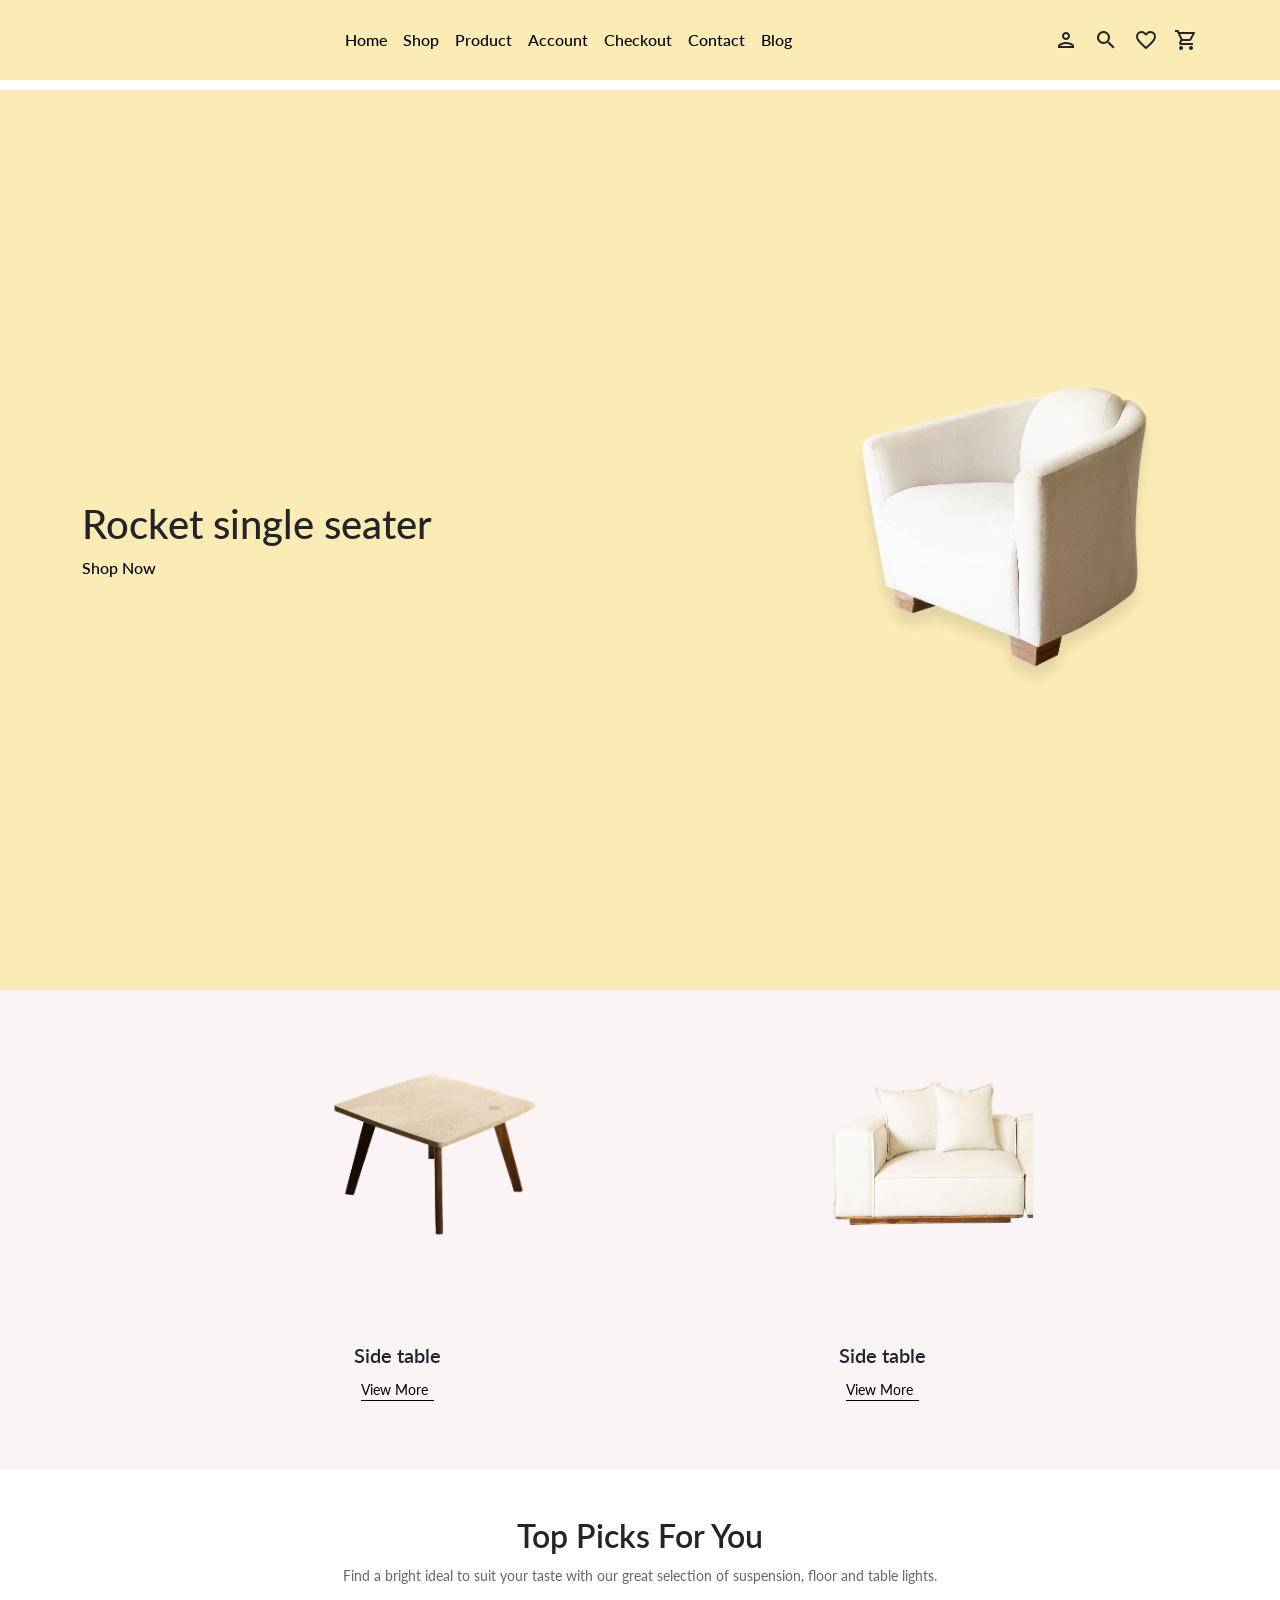
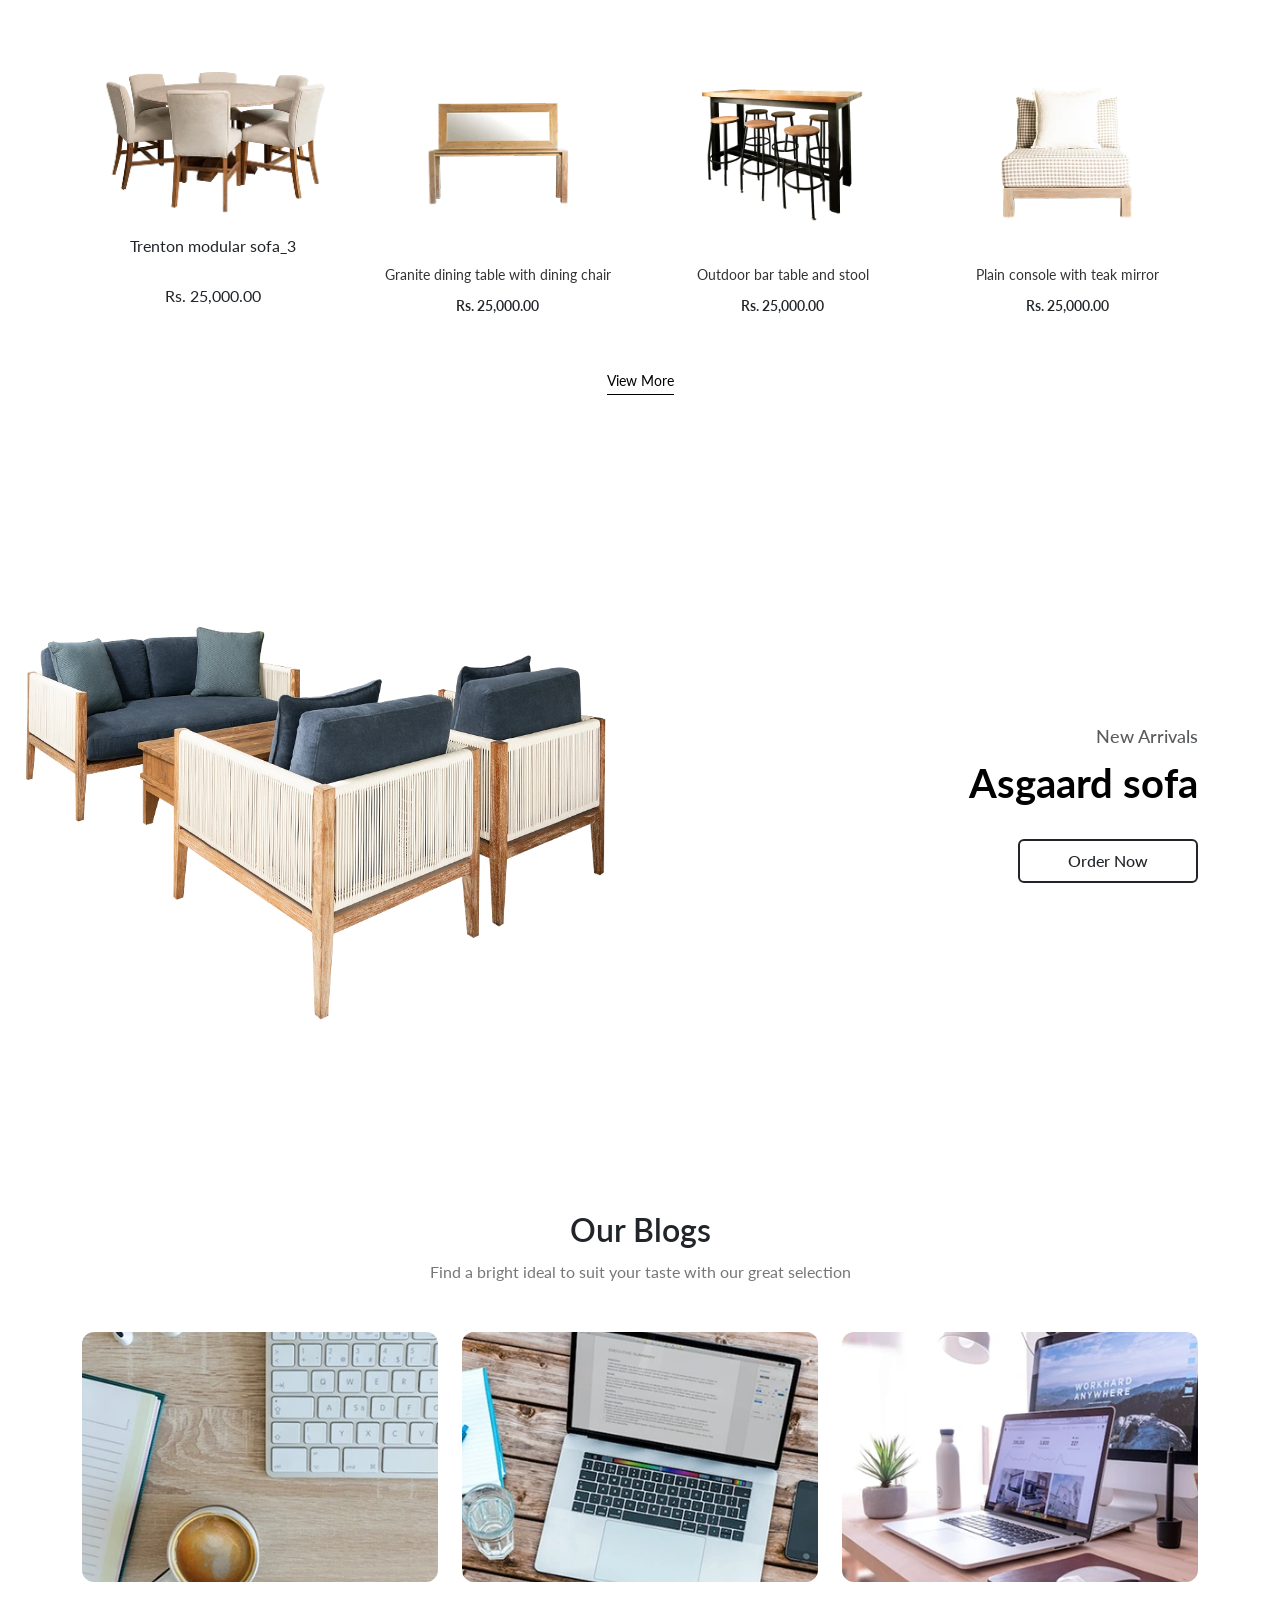
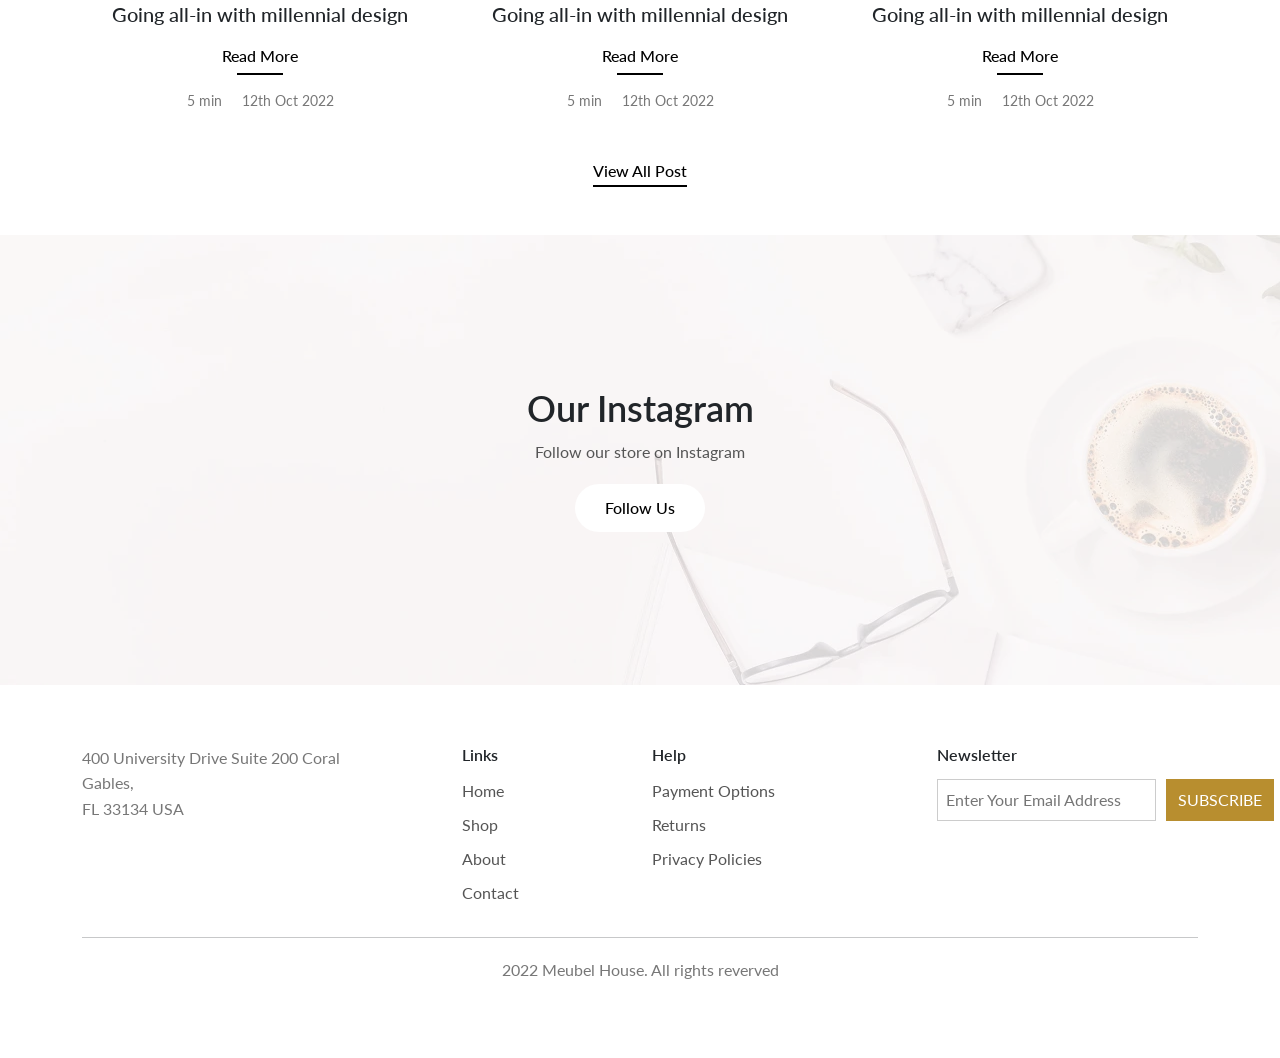
<file: index.html>
<!DOCTYPE html>
<html lang="en">

<head>
  <meta charset="UTF-8">
  <meta name="viewport" content="width=device-width, initial-scale=1.0">
  <title>Document</title>

  <link href="https://cdn.jsdelivr.net/npm/bootstrap@5.3.8/dist/css/bootstrap.min.css" rel="stylesheet"
    integrity="sha384-sRIl4kxILFvY47J16cr9ZwB07vP4J8+LH7qKQnuqkuIAvNWLzeN8tE5YBujZqJLB" crossorigin="anonymous">

  <link rel="preconnect" href="https://fonts.googleapis.com">
  <link rel="preconnect" href="https://fonts.gstatic.com" crossorigin>
  <link
    href="https://fonts.googleapis.com/css2?family=Lato:ital,wght@0,100;0,300;0,400;0,700;0,900;1,100;1,300;1,400;1,700;1,900&display=swap"
    rel="stylesheet">
  <link href="https://fonts.googleapis.com/icon?family=Material+Icons+Outlined" rel="stylesheet">
  <link rel="stylesheet" href="./assets/css/main.css">

</head>

<body>
  <header>
    <nav class="navbar navbar-expand-lg fixed-top custom-navbar">
      <div class="container">


        <button class="navbar-toggler" type="button" data-bs-toggle="collapse" data-bs-target="#navbarNav">
          <span class="navbar-toggler-icon"></span>
        </button>

        <div class="collapse navbar-collapse" id="navbarNav">

<ul class="navbar-nav mx-auto">
  <li class="nav-item">
    <a class="nav-link" href="index.html">Home</a>
  </li>

  <li class="nav-item">
    <a class="nav-link" href="shop.html">Shop</a>
  </li>

  <li class="nav-item">
    <a class="nav-link" href="single.html">Product</a>
  </li>

  <li class="nav-item">
    <a class="nav-link" href="account.html">Account</a>
  </li>

  <li class="nav-item">
    <a class="nav-link" href="checkout.html">Checkout</a>
  </li>

  <li class="nav-item">
    <a class="nav-link" href="contact.html">Contact</a>
  </li>

  <li class="nav-item">
    <a class="nav-link" href="blog.html">Blog</a>
  </li>
</ul>

          <div class="navbar-icons d-flex gap-3">
            <span class="material-icons-outlined">person</span>
            <span class="material-icons-outlined">search</span>
            <span class="material-icons-outlined">favorite_border</span>
            <span class="material-icons-outlined">shopping_cart</span>
          </div>

        </div>
      </div>
    </nav>
  </header>

 <main>
    <section class="hero">
      <div class="container d-flex align-items-center justify-content-between">

        <div class="hero-content">
          <h1>Rocket single seater</h1>
          <a href="#">Shop Now</a>
        </div>

        <div class="hero-image">
          <img src="./assets/img/home/Rocket single seater 1.webp" alt="chair">
        </div>

      </div>
    </section>

        <section class="product-section py-5">
      <div class="container">
        <div class="row justify-content-center g-5">

          <div class="col-md-6 col-lg-5">
            <div class="product-card text-center">
              <img src="./assets/img/home/Granite square.webp" alt="Side table" class="img-fluid product-img" />
              <h3 class="product-title">Side table</h3>
              <a href="#" class="product-link">
                View More <i class="bi bi-arrow-right"></i>
              </a>
            </div>
          </div>

          <div class="col-md-6 col-lg-5">
            <div class="product-card text-center">
              <img src="./assets/img/home/Cloud sofa.webp" alt="Sofa" class="img-fluid product-img" />
              <h3 class="product-title">Side table</h3>
              <a href="#" class="product-link">
                View More <i class="bi bi-arrow-right"></i>
              </a>
            </div>
          </div>

        </div>
      </div>
    </section>
<section class="zeno-picks-wrapper py-5">
      <div class="container text-center">

        <h1 class="zeno-picks-title">Top Picks For You</h1>
        <p class="zeno-picks-subtitle">
          Find a bright ideal to suit your taste with our great selection of suspension, floor and table lights.
        </p>

        <div class="row zeno-products-row mt-5">

          <div class="col-lg-3 col-md-6 col-sm-12 mb-4">
            <div class="zeno-product-card">
              <img src="./assets/img/chair/Granite dining.webp" class="zeno-product-img">
              <p>Trenton modular sofa_3</p>
              <span>Rs. 25,000.00</span>
            </div>
          </div>

          <div class="col-lg-3 col-md-6 col-sm-12 mb-4">
            <div class="zeno-product-card">
              <img src="./assets/img/chair/Mask.webp" class="zeno-product-img">
              <p class="zeno-product-name">Granite dining table with dining chair</p>
              <span class="zeno-product-price">Rs. 25,000.00</span>
            </div>
          </div>

          <div class="col-lg-3 col-md-6 col-sm-12 mb-4">
            <div class="zeno-product-card">
              <img src="./assets/img/chair/modular.webp" class="zeno-product-img">
              <p class="zeno-product-name">Outdoor bar table and stool</p>
              <span class="zeno-product-price">Rs. 25,000.00</span>
            </div>
          </div>

          <div class="col-lg-3 col-md-6 col-sm-12 mb-4">
            <div class="zeno-product-card">
              <img src="./assets/img/chair/Trenton .webp" class="zeno-product-img">
              <p class="zeno-product-name">Plain console with teak mirror</p>
              <span class="zeno-product-price">Rs. 25,000.00</span>
            </div>
          </div>

        </div>

        <a href="#" class="zeno-view-more">View More</a>

      </div>
    </section>

   <section class="order d-flex align-items-center">
      <div class="container">
        <div class="row justify-content-end">
          <div class="col-lg-5 col-md-6 col-sm-8">
            <div class="order-content text-start text-md-end">
              <p class="text-muted mb-2">New Arrivals</p>
              <h2 class="display-4 fw-bold mb-3">Asgaard sofa</h2>
              <button class="btn btn-outline-dark mt-3 px-5 py-2">Order Now</button>
            </div>
          </div>
        </div>
      </div>
    </section>
    <section class="blogs-section py-5">

      <div class="container">


        <div class="text-center mb-5">
          <h2 class="blogs-title">Our Blogs</h2>
          <p class="blogs-subtitle">
            Find a bright ideal to suit your taste with our great selection
          </p>
        </div>

        <div class="row g-4">

          <div class="col-lg-4 col-md-6 col-12">
            <div class="blog-card">

              <img src="./assets/img/chair/lumina.webp" class="img-fluid">

              <h5 class="blog-text">
                Going all-in with millennial design
              </h5>

              <a href="#" class="read-more">Read More</a>

              <div class="blog-info">
                <span><i class="bi bi-clock"></i> 5 min</span>
                <span><i class="bi bi-calendar"></i> 12th Oct 2022</span>
              </div>

            </div>
          </div>


          <div class="col-lg-4 col-md-6 col-12">
            <div class="blog-card">

              <img src="./assets/img/chair/visionary.webp" class="img-fluid">

              <h5 class="blog-text">
                Going all-in with millennial design
              </h5>

              <a href="#" class="read-more">Read More</a>

              <div class="blog-info">
                <span><i class="bi bi-clock"></i> 5 min</span>
                <span><i class="bi bi-calendar"></i> 12th Oct 2022</span>
              </div>

            </div>
          </div>


          <div class="col-lg-4 col-md-6 col-12">
            <div class="blog-card">

              <img src="./assets/img/chair/artist.webp" class="img-fluid">

              <h5 class="blog-text">
                Going all-in with millennial design
              </h5>

              <a href="#" class="read-more">Read More</a>

              <div class="blog-info">
                <span><i class="bi bi-clock"></i> 5 min</span>
                <span><i class="bi bi-calendar"></i> 12th Oct 2022</span>
              </div>

            </div>
          </div>

        </div>


        <div class="text-center mt-5">
          <a href="#" class="view-post">View All Post</a>
        </div>

      </div>

    </section>
    <section class="instagram-section d-flex align-items-center justify-content-center text-center">

      <div class="container">

        <h2 class="instagram-title">Our Instagram</h2>

        <p class="instagram-subtitle">
          Follow our store on Instagram
        </p>

        <a href="#" class="instagram-btn">
          Follow Us
        </a>

      </div>

    </section>

 </main>
 
<footer class="footer-section">

<div class="container">

<div class="row gy-4">

  <div class="col-lg-4 col-md-12">
    <p class="footer-address">
      400 University Drive Suite 200 Coral <br>
      Gables, <br>
      FL 33134 USA
    </p>
  </div>


  <div class="col-lg-2 col-md-4 col-6">

    <h6 class="footer-title">Links</h6>

    <ul class="footer-links">
      <li>Home</li>
      <li>Shop</li>
      <li>About</li>
      <li>Contact</li>
    </ul>

  </div>


  <div class="col-lg-3 col-md-4 col-6">

    <h6 class="footer-title">Help</h6>

    <ul class="footer-links">
      <li>Payment Options</li>
      <li>Returns</li>
      <li>Privacy Policies</li>
    </ul>

  </div>


  <div class="col-lg-3 col-md-4 col-12">

    <h6 class="footer-title">Newsletter</h6>

    <div class="newsletter-box">

      <input type="email" placeholder="Enter Your Email Address">

      <button>SUBSCRIBE</button>

    </div>

  </div>
</div>

<hr>

<p class="footer-copy">
  2022 Meubel House. All rights reverved
</p>

</div>

</footer>





  <script src="https://cdn.jsdelivr.net/npm/bootstrap@5.3.8/dist/js/bootstrap.bundle.min.js"
    integrity="sha384-FKyoEForCGlyvwx9Hj09JcYn3nv7wiPVlz7YYwJrWVcXK/BmnVDxM+D2scQbITxI"
    crossorigin="anonymous"></script>
</body>

</html>
</file>
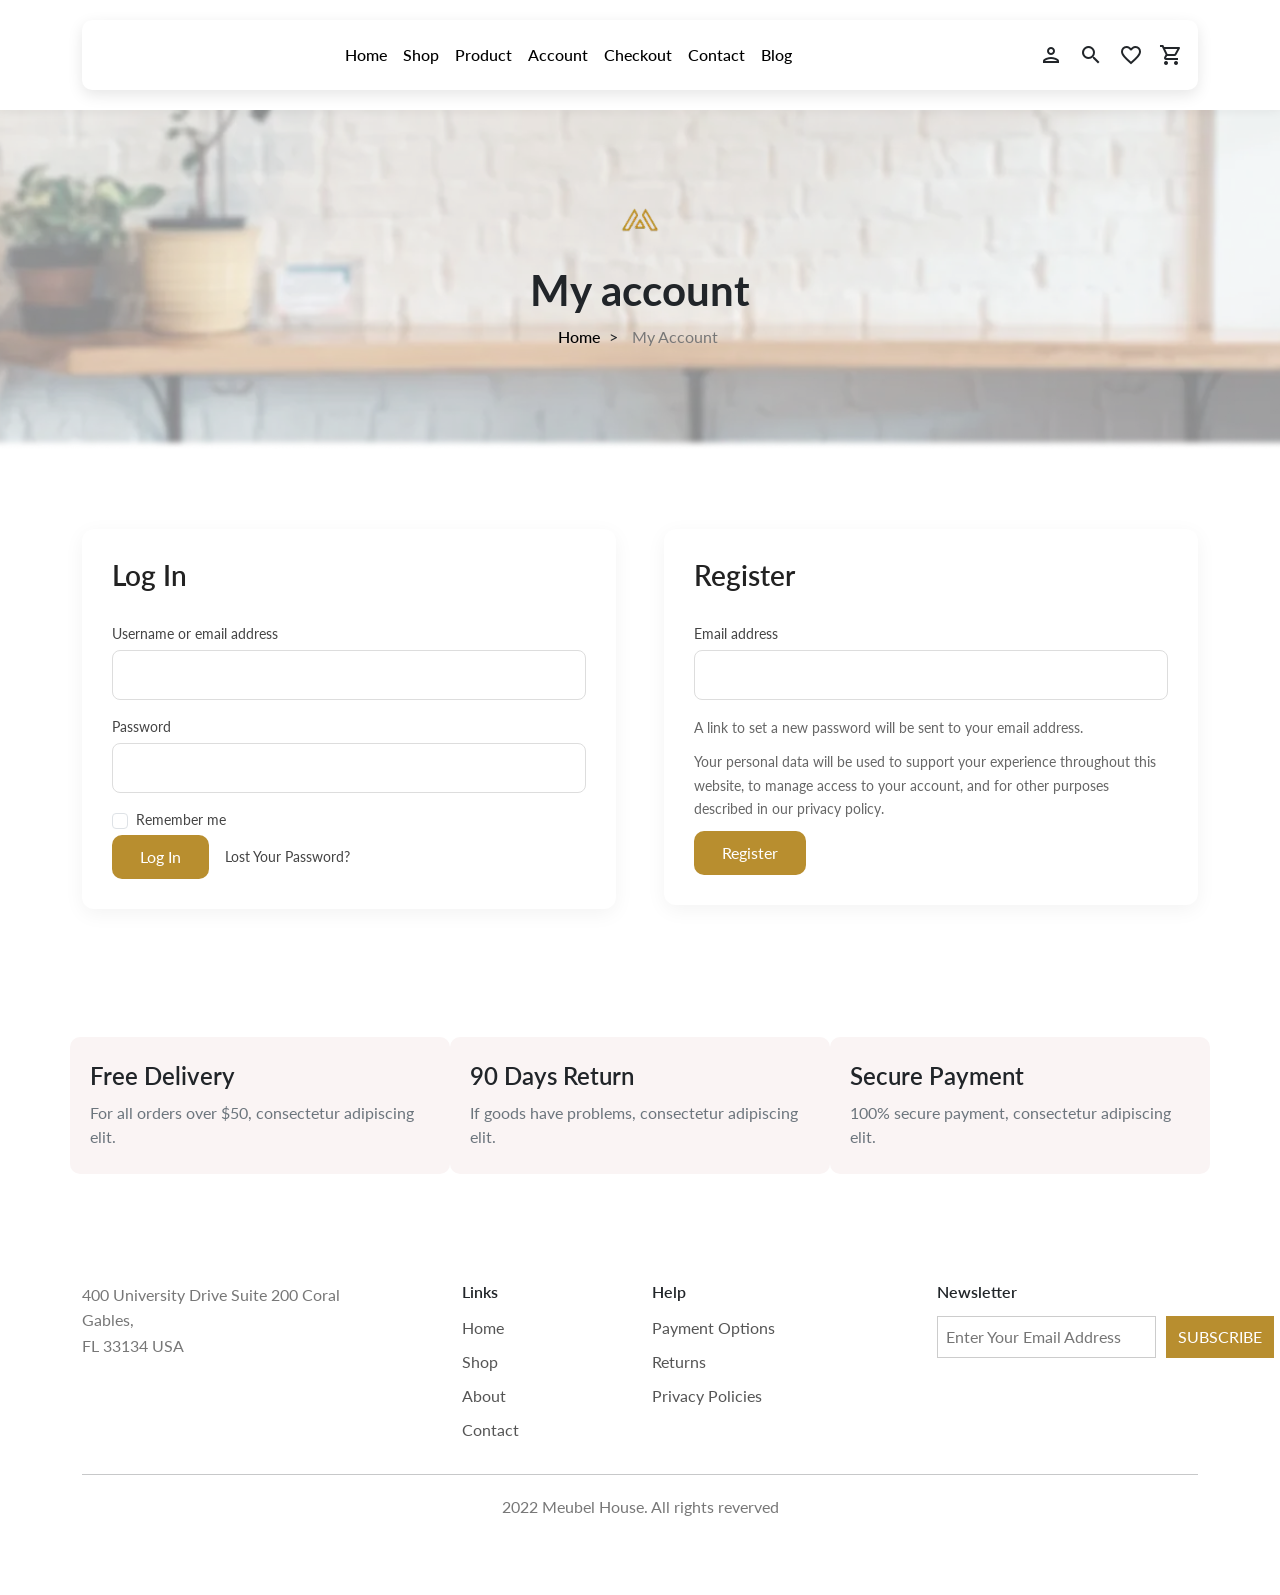
<file: account.html>
<!DOCTYPE html>
<html lang="en">

<head>
  <meta charset="UTF-8">
  <meta name="viewport" content="width=device-width, initial-scale=1.0">
  <title>Document</title>
  <link href="https://cdn.jsdelivr.net/npm/bootstrap@5.3.8/dist/css/bootstrap.min.css" rel="stylesheet"
    integrity="sha384-sRIl4kxILFvY47J16cr9ZwB07vP4J8+LH7qKQnuqkuIAvNWLzeN8tE5YBujZqJLB" crossorigin="anonymous">
  <link rel="preconnect" href="https://fonts.googleapis.com">
  <link rel="preconnect" href="https://fonts.gstatic.com" crossorigin>
  <link
    href="https://fonts.googleapis.com/css2?family=Lato:ital,wght@0,100;0,300;0,400;0,700;0,900;1,100;1,300;1,400;1,700;1,900&display=swap"
    rel="stylesheet">
  <link href="https://fonts.googleapis.com/icon?family=Material+Icons+Outlined" rel="stylesheet">
  <link rel="stylesheet" href="./assets/css/account.css">
</head>

<body>
  <header>
    <nav class="navbar navbar-expand-lg fixed-top custom-navbar">
      <div class="container">


        <button class="navbar-toggler" type="button" data-bs-toggle="collapse" data-bs-target="#navbarNav">
          <span class="navbar-toggler-icon"></span>
        </button>

        <div class="collapse navbar-collapse" id="navbarNav">

<ul class="navbar-nav mx-auto">
  <li class="nav-item">
    <a class="nav-link" href="index.html">Home</a>
  </li>

  <li class="nav-item">
    <a class="nav-link" href="shop.html">Shop</a>
  </li>

  <li class="nav-item">
    <a class="nav-link" href="single.html"> Product</a>
  </li>

  <li class="nav-item">
    <a class="nav-link" href="account.html">Account</a>
  </li>

  <li class="nav-item">
    <a class="nav-link" href="check.html">Checkout</a>
  </li>

  <li class="nav-item">
    <a class="nav-link" href="contact.html">Contact</a>
  </li>

  <li class="nav-item">
    <a class="nav-link" href="blog.html">Blog</a>
  </li>
</ul>
          <div class="navbar-icons d-flex gap-3">
            <span class="material-icons-outlined">person</span>
            <span class="material-icons-outlined">search</span>
            <span class="material-icons-outlined">favorite_border</span>
            <span class="material-icons-outlined">shopping_cart</span>
          </div>

        </div>
      </div>
    </nav>
  </header>

  <main>
    <section class="account-hero text-center">

      <div class="container">

        <img src="./assets/img/shop/logo.webp" class="shop-logo" alt="logo">

        <h1 class="account-title">My account</h1>

        <div class="breadcrumb-custom">
          <a href="index.html">Home</a>
          <span> ></span>
          <span class="active">My Account</span>
        </div>

      </div>

    </section>

    <section class="account-section">
      <div class="container">

        <div class="row g-5">

          <div class="col-lg-6 col-md-12">
            <div class="account-box">

              <h2>Log In</h2>

              <form>

                <div class="mb-3">
                  <label>Username or email address</label>
                  <input type="text" class="form-control">
                </div>

                <div class="mb-3">
                  <label>Password</label>
                  <input type="password" class="form-control">
                </div>

                <div class="form-check">
                  <input class="form-check-input" type="checkbox">
                  <label class="form-check-label">Remember me</label>
                </div>

                <div class="d-flex align-items-center gap-3">
                  <button class="btn btn-outline-dark">Log In</button>
                  <a href="#">Lost Your Password?</a>
                </div>

              </form>

            </div>
          </div>


          <div class="col-lg-6 col-md-12">
            <div class="account-box">

              <h2>Register</h2>

              <form>

                <div class="mb-3">
                  <label>Email address</label>
                  <input type="email" class="form-control">
                </div>

                <p class="register-text">
                  A link to set a new password will be sent to your email address.
                </p>

                <p class="register-text">
                  Your personal data will be used to support your experience throughout this website,
                  to manage access to your account, and for other purposes described in our privacy policy.
                </p>

                <button class="btn btn-outline-dark">Register</button>

              </form>

            </div>
          </div>

        </div>

      </div>
    </section>

    <section class="Payment">
      <div class="container py-5">
        <div class="row">
          <div class="col-md-4 feature-item">
            <h3>Free Delivery</h3>
            <p>For all orders over $50, consectetur adipiscing elit.</p>
          </div>
          <div class="col-md-4 feature-item">
            <h3>90 Days Return</h3>
            <p>If goods have problems, consectetur adipiscing elit.</p>
          </div>
          <div class="col-md-4 feature-item">
            <h3>Secure Payment</h3>
            <p>100% secure payment, consectetur adipiscing elit.</p>
          </div>
        </div>
      </div>

    </section>

  </main>


  <footer class="footer-section">

    <div class="container">

      <div class="row gy-4">

        <div class="col-lg-4 col-md-12">
          <p class="footer-address">
            400 University Drive Suite 200 Coral <br>
            Gables, <br>
            FL 33134 USA
          </p>
        </div>


        <div class="col-lg-2 col-md-4 col-6">

          <h6 class="footer-title">Links</h6>

          <ul class="footer-links">
            <li>Home</li>
            <li>Shop</li>
            <li>About</li>
            <li>Contact</li>
          </ul>

        </div>


        <div class="col-lg-3 col-md-4 col-6">

          <h6 class="footer-title">Help</h6>

          <ul class="footer-links">
            <li>Payment Options</li>
            <li>Returns</li>
            <li>Privacy Policies</li>
          </ul>

        </div>


        <div class="col-lg-3 col-md-4 col-12">

          <h6 class="footer-title">Newsletter</h6>

          <div class="newsletter-box">

            <input type="email" placeholder="Enter Your Email Address">

            <button>SUBSCRIBE</button>

          </div>

        </div>
      </div>

      <hr>

      <p class="footer-copy">
        2022 Meubel House. All rights reverved
      </p>

    </div>

  </footer>


  <script src="https://cdn.jsdelivr.net/npm/bootstrap@5.3.8/dist/js/bootstrap.bundle.min.js"
    integrity="sha384-FKyoEForCGlyvwx9Hj09JcYn3nv7wiPVlz7YYwJrWVcXK/BmnVDxM+D2scQbITxI"
    crossorigin="anonymous"></script>

</body>

</html>
</file>
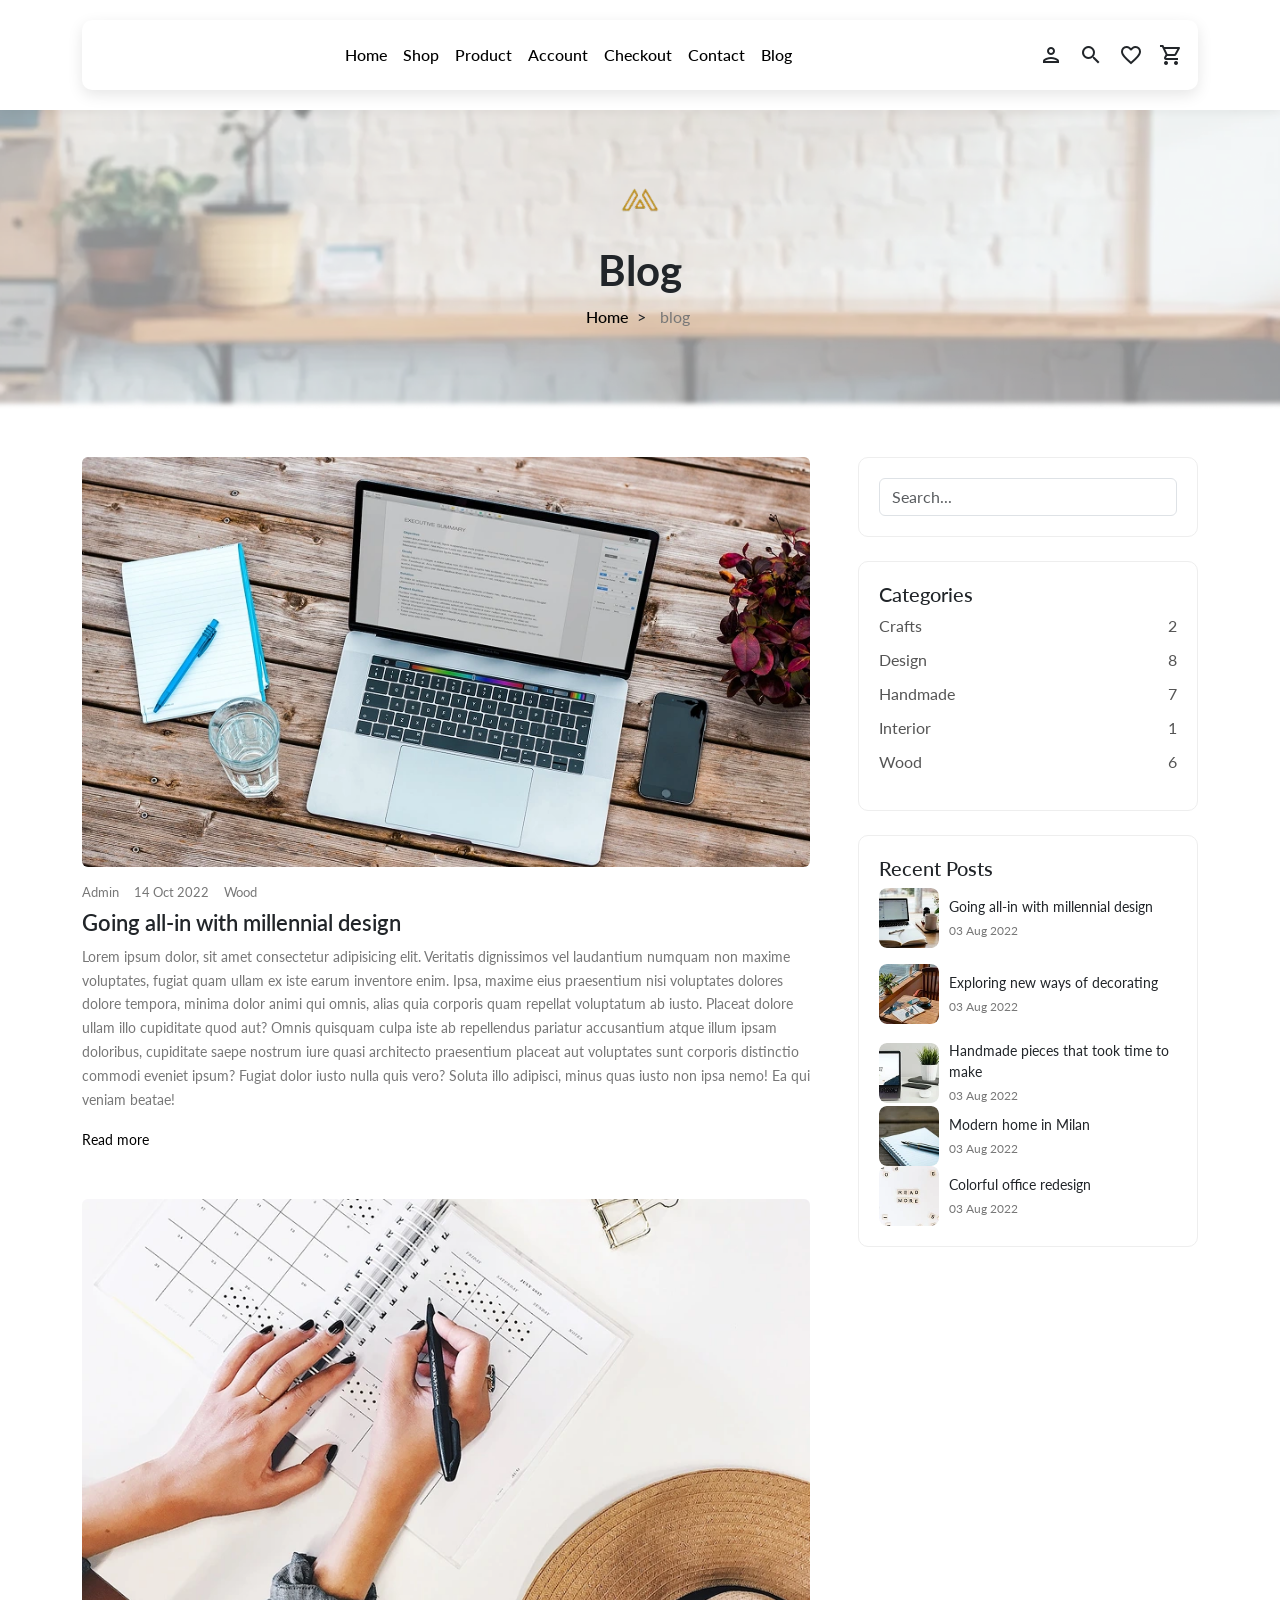
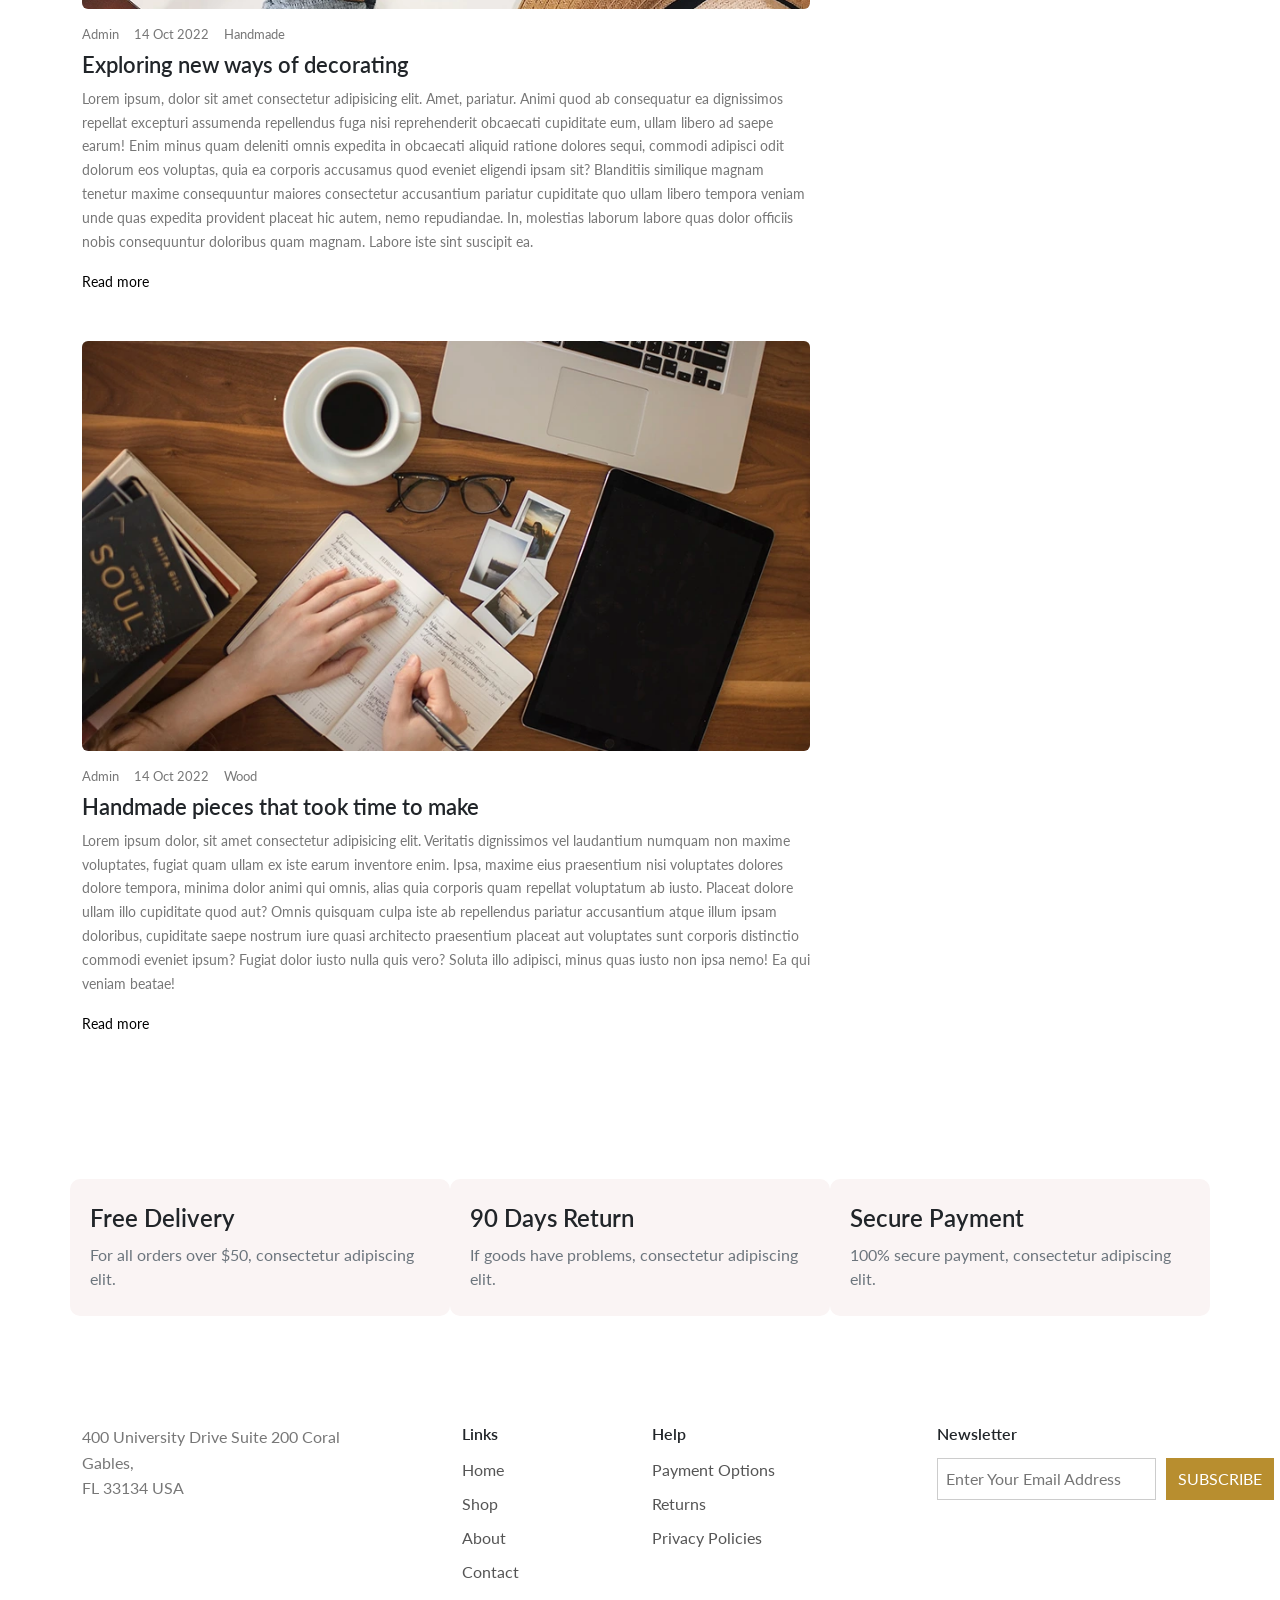
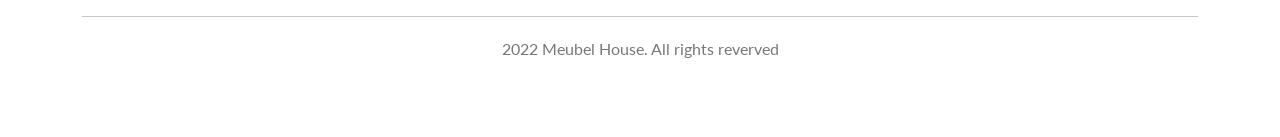
<file: blog.html>
<!DOCTYPE html>
<html lang="en">
<head>
    <meta charset="UTF-8">
    <meta name="viewport" content="width=device-width, initial-scale=1.0">
    <title>Document</title>
      <link href="https://cdn.jsdelivr.net/npm/bootstrap@5.3.8/dist/css/bootstrap.min.css" rel="stylesheet"
    integrity="sha384-sRIl4kxILFvY47J16cr9ZwB07vP4J8+LH7qKQnuqkuIAvNWLzeN8tE5YBujZqJLB" crossorigin="anonymous">

  <link rel="preconnect" href="https://fonts.googleapis.com">
  <link rel="preconnect" href="https://fonts.gstatic.com" crossorigin>
  <link
    href="https://fonts.googleapis.com/css2?family=Lato:ital,wght@0,100;0,300;0,400;0,700;0,900;1,100;1,300;1,400;1,700;1,900&display=swap"
    rel="stylesheet">
  <link href="https://fonts.googleapis.com/icon?family=Material+Icons+Outlined" rel="stylesheet">
  <link rel="stylesheet" href="./assets/css/blog.css">


</head>
<body>
      <header>
    <nav class="navbar navbar-expand-lg fixed-top custom-navbar">
      <div class="container">


        <button class="navbar-toggler" type="button" data-bs-toggle="collapse" data-bs-target="#navbarNav">
          <span class="navbar-toggler-icon"></span>
        </button>

        <div class="collapse navbar-collapse" id="navbarNav">

<ul class="navbar-nav mx-auto">
  <li class="nav-item">
    <a class="nav-link" href="index.html">Home</a>
  </li>

  <li class="nav-item">
    <a class="nav-link" href="shop.html">Shop</a>
  </li>

  <li class="nav-item">
    <a class="nav-link" href="single.html"> Product</a>
  </li>

  <li class="nav-item">
    <a class="nav-link" href="account.html">Account</a>
  </li>

  <li class="nav-item">
    <a class="nav-link" href="check.html">Checkout</a>
  </li>

  <li class="nav-item">
    <a class="nav-link" href="contact.html">Contact</a>
  </li>

  <li class="nav-item">
    <a class="nav-link" href="blog.html">Blog</a>
  </li>
</ul>

          <div class="navbar-icons d-flex gap-3">
            <span class="material-icons-outlined">person</span>
            <span class="material-icons-outlined">search</span>
            <span class="material-icons-outlined">favorite_border</span>
            <span class="material-icons-outlined">shopping_cart</span>
          </div>

        </div>
      </div>
    </nav>
  </header>

  <main>
    
        <section class="blog-hero text-center">

      <div class="container">

        <img src="./assets/img/shop/logo.webp" class="shop-logo" alt="logo">

        <h1 class="blog-title">Blog</h1>

        <div class="breadcrumb-custom">
          <a href="index.html">Home</a>
          <span> ></span>
          <span class="active">blog</span>
        </div>

      </div>

    </section>


    <section class="categories-section py-5">
  <div class="container">
    <div class="row g-5">

      <div class="col-lg-8">

        <div class="blog-card mb-5">
          <img src="./assets/img/blog/alert.webp" class="img-fluid rounded">

          <div class="blog-meta mt-3">
            <span>Admin</span>
            <span>14 Oct 2022</span>
            <span>Wood</span>
          </div>

          <h3 class="blog-title mt-2">Going all-in with millennial design</h3>

          <p class="blog-desc">
            Lorem ipsum dolor, sit amet consectetur adipisicing elit. Veritatis dignissimos vel laudantium numquam non maxime voluptates, fugiat quam ullam ex iste earum inventore enim. Ipsa, maxime eius praesentium nisi voluptates dolores dolore tempora, minima dolor animi qui omnis, alias quia corporis quam repellat voluptatum ab iusto. Placeat dolore ullam illo cupiditate quod aut? Omnis quisquam culpa iste ab repellendus pariatur accusantium atque illum ipsam doloribus, cupiditate saepe nostrum iure quasi architecto praesentium placeat aut voluptates sunt corporis distinctio commodi eveniet ipsum? Fugiat dolor iusto nulla quis vero? Soluta illo adipisci, minus quas iusto non ipsa nemo! Ea qui veniam beatae!
          </p>

          <a href="#" class="read-more">Read more</a>
        </div>

        <div class="blog-card mb-5">
          <img src="./assets/img/blog/grow.webp" class="img-fluid rounded">

          <div class="blog-meta mt-3">
            <span>Admin</span>
            <span>14 Oct 2022</span>
            <span>Handmade</span>
          </div>

          <h3 class="blog-title mt-2">Exploring new ways of decorating</h3>

          <p class="blog-desc">
            Lorem ipsum, dolor sit amet consectetur adipisicing elit. Amet, pariatur. Animi quod ab consequatur ea dignissimos repellat excepturi assumenda repellendus fuga nisi reprehenderit obcaecati cupiditate eum, ullam libero ad saepe earum! Enim minus quam deleniti omnis expedita in obcaecati aliquid ratione dolores sequi, commodi adipisci odit dolorum eos voluptas, quia ea corporis accusamus quod eveniet eligendi ipsam sit? Blanditiis similique magnam tenetur maxime consequuntur maiores consectetur accusantium pariatur cupiditate quo ullam libero tempora veniam unde quas expedita provident placeat hic autem, nemo repudiandae. In, molestias laborum labore quas dolor officiis nobis consequuntur doloribus quam magnam. Labore iste sint suscipit ea.
          </p>

          <a href="#" class="read-more">Read more</a>
        </div>


        <div class="blog-card mb-5">
          <img src="./assets/img/blog/group.webp" class="img-fluid rounded">

          <div class="blog-meta mt-3">
            <span>Admin</span>
            <span>14 Oct 2022</span>
            <span>Wood</span>
          </div>

          <h3 class="blog-title mt-2">Handmade pieces that took time to make</h3>

          <p class="blog-desc">
            Lorem ipsum dolor, sit amet consectetur adipisicing elit. Veritatis dignissimos vel laudantium numquam non maxime voluptates, fugiat quam ullam ex iste earum inventore enim. Ipsa, maxime eius praesentium nisi voluptates dolores dolore tempora, minima dolor animi qui omnis, alias quia corporis quam repellat voluptatum ab iusto. Placeat dolore ullam illo cupiditate quod aut? Omnis quisquam culpa iste ab repellendus pariatur accusantium atque illum ipsam doloribus, cupiditate saepe nostrum iure quasi architecto praesentium placeat aut voluptates sunt corporis distinctio commodi eveniet ipsum? Fugiat dolor iusto nulla quis vero? Soluta illo adipisci, minus quas iusto non ipsa nemo! Ea qui veniam beatae!
          </p>

          <a href="#" class="read-more">Read more</a>
        </div>



      </div>

      <div class="col-lg-4">

        <div class="sidebar-box mb-4">
          <input type="text" class="form-control" placeholder="Search...">
        </div>

        <div class="sidebar-box mb-4">
          <h5>Categories</h5>
          <ul class="category-list">
            <li>Crafts <span>2</span></li>
            <li>Design <span>8</span></li>
            <li>Handmade <span>7</span></li>
            <li>Interior <span>1</span></li>
            <li>Wood <span>6</span></li>
          </ul>
        </div>

        <div class="sidebar-box">
          <h5>Recent Posts</h5>

          <div class="recent-post d-flex align-items-center mb-3">
            <img src="./assets/img/blog/cup.webp">
            <div>
              <p>Going all-in with millennial design</p>
              <span>03 Aug 2022</span>
            </div>
          </div>

          <div class="recent-post d-flex align-items-center mb-3">
            <img src="./assets/img/blog/lab.webp">
            <div>
              <p>Exploring new ways of decorating</p>
              <span>03 Aug 2022</span>
            </div>
          </div>

          <div class="recent-post d-flex align-items-center">
            <img src="./assets/img/blog/more.webp">
            <div>
              <p>Handmade pieces that took time to make</p>
              <span>03 Aug 2022</span>
            </div>
          </div>

                    <div class="recent-post d-flex align-items-center">
            <img src="./assets/img/blog/ram.webp">
            <div>
              <p>Modern home in Milan</p>
              <span>03 Aug 2022</span>
            </div>
          </div>

          <div class="recent-post d-flex align-items-center">
            <img src="./assets/img/blog/read.webp">
            <div>
              <p>Colorful office redesign</p>
              <span>03 Aug 2022</span>
            </div>
          </div>



        </div>

      </div>

    </div>
  </div>
</section>


        <section class="Payment">
          <div class="container py-5">
        <div class="row">
            <div class="col-md-4 feature-item">
                <h3>Free Delivery</h3>
                <p>For all orders over $50, consectetur adipiscing elit.</p>
            </div>
            <div class="col-md-4 feature-item">
                <h3>90 Days Return</h3>
                <p>If goods have problems, consectetur adipiscing elit.</p>
            </div>
            <div class="col-md-4 feature-item">
                <h3>Secure Payment</h3>
                <p>100% secure payment, consectetur adipiscing elit.</p>
            </div>
        </div>
    </div>

    </section>


  </main>

  <footer class="footer-section">

<div class="container">

<div class="row gy-4">

  <div class="col-lg-4 col-md-12">
    <p class="footer-address">
      400 University Drive Suite 200 Coral <br>
      Gables, <br>
      FL 33134 USA
    </p>
  </div>


  <div class="col-lg-2 col-md-4 col-6">

    <h6 class="footer-title">Links</h6>

    <ul class="footer-links">
      <li>Home</li>
      <li>Shop</li>
      <li>About</li>
      <li>Contact</li>
    </ul>

  </div>


  <div class="col-lg-3 col-md-4 col-6">

    <h6 class="footer-title">Help</h6>

    <ul class="footer-links">
      <li>Payment Options</li>
      <li>Returns</li>
      <li>Privacy Policies</li>
    </ul>

  </div>


  <div class="col-lg-3 col-md-4 col-12">

    <h6 class="footer-title">Newsletter</h6>

    <div class="newsletter-box">

      <input type="email" placeholder="Enter Your Email Address">

      <button>SUBSCRIBE</button>

    </div>

  </div>
</div>

<hr>

<p class="footer-copy">
  2022 Meubel House. All rights reverved
</p>

</div>

</footer>
  <script src="https://cdn.jsdelivr.net/npm/bootstrap@5.3.8/dist/js/bootstrap.bundle.min.js"
    integrity="sha384-FKyoEForCGlyvwx9Hj09JcYn3nv7wiPVlz7YYwJrWVcXK/BmnVDxM+D2scQbITxI"
    crossorigin="anonymous"></script>

</body>
</html>
</file>
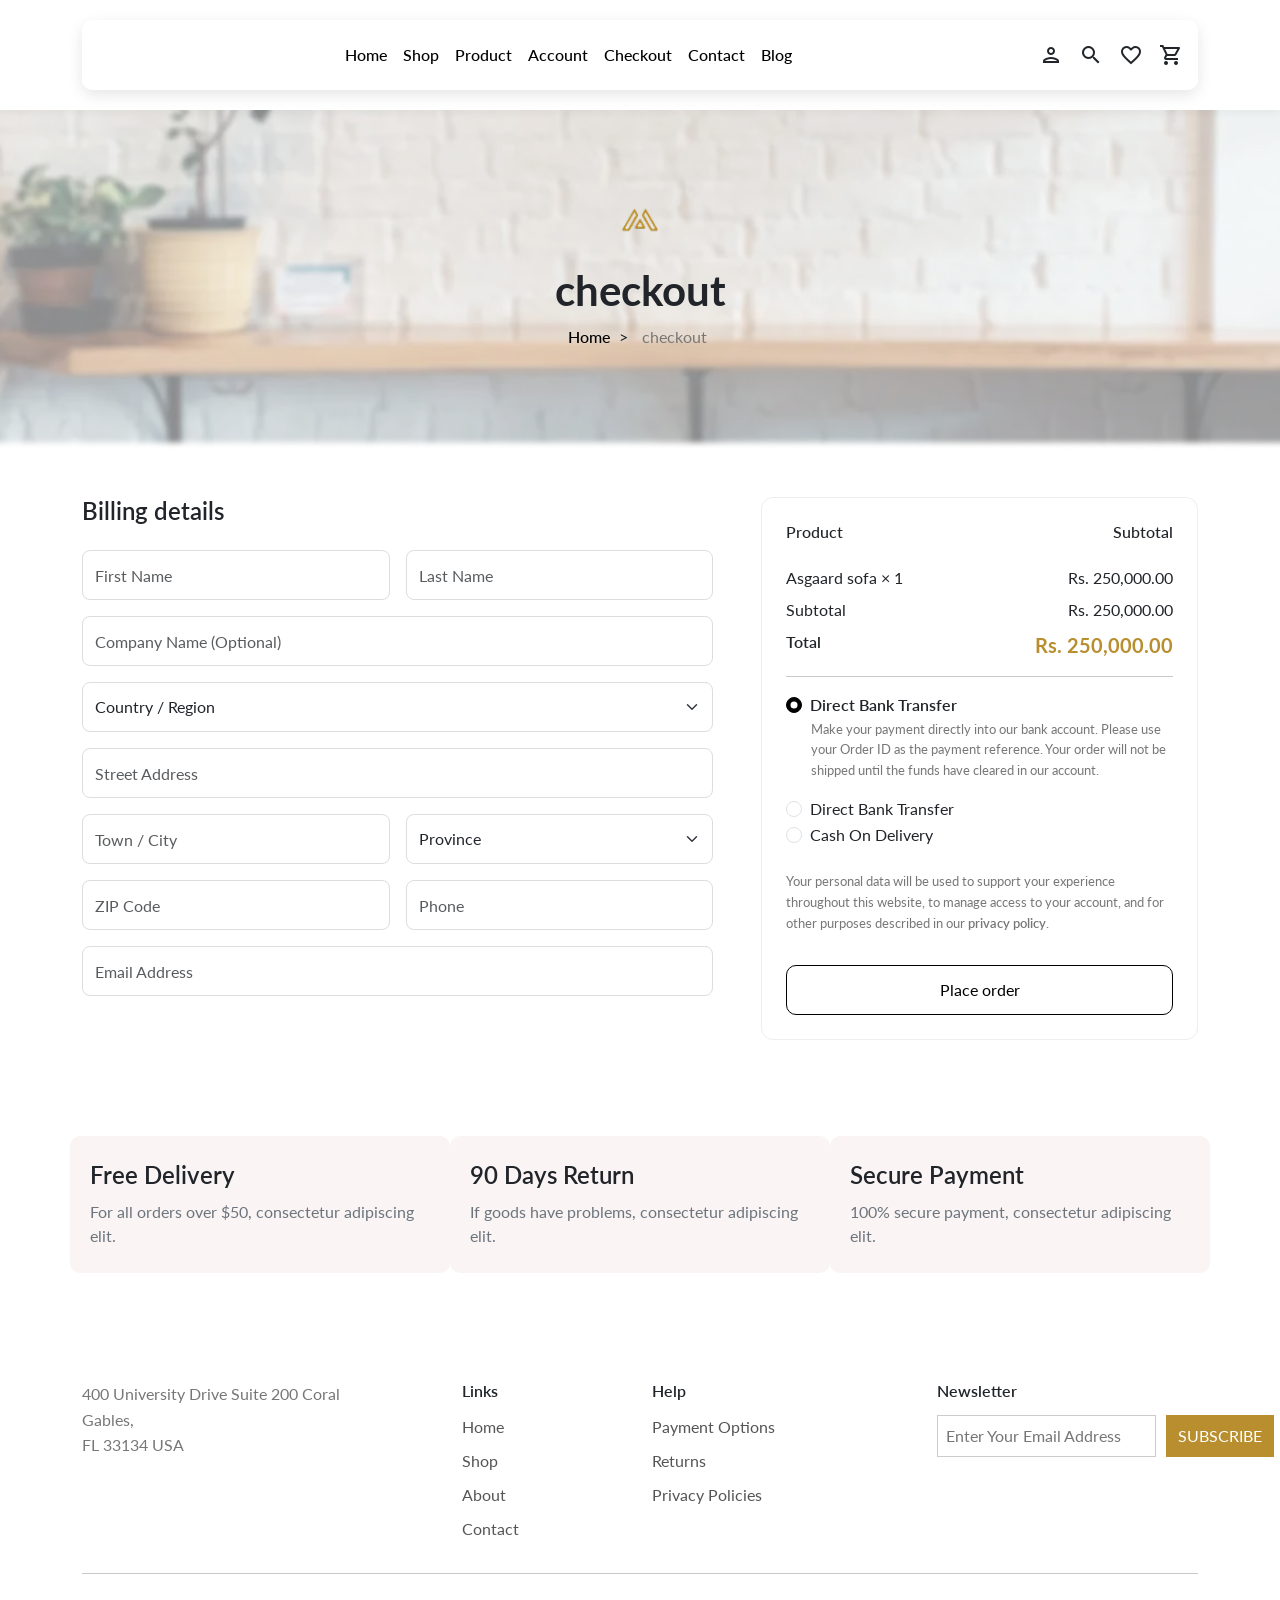
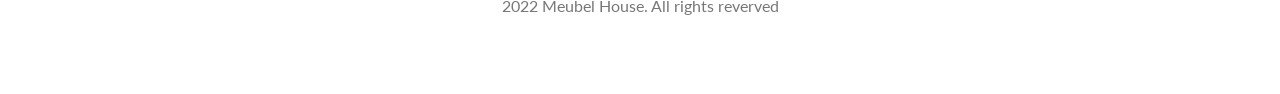
<file: checkout.html>
<!DOCTYPE html>
<html lang="en">
<head>
    <meta charset="UTF-8">
    <meta name="viewport" content="width=device-width, initial-scale=1.0">
    <title>Document</title>
          <link href="https://cdn.jsdelivr.net/npm/bootstrap@5.3.8/dist/css/bootstrap.min.css" rel="stylesheet"
    integrity="sha384-sRIl4kxILFvY47J16cr9ZwB07vP4J8+LH7qKQnuqkuIAvNWLzeN8tE5YBujZqJLB" crossorigin="anonymous">
  <link rel="preconnect" href="https://fonts.googleapis.com">
  <link rel="preconnect" href="https://fonts.gstatic.com" crossorigin>
  <link
    href="https://fonts.googleapis.com/css2?family=Lato:ital,wght@0,100;0,300;0,400;0,700;0,900;1,100;1,300;1,400;1,700;1,900&display=swap"
    rel="stylesheet">
  <link href="https://fonts.googleapis.com/icon?family=Material+Icons+Outlined" rel="stylesheet">
 <link rel="stylesheet" href="./assets/css/check.css">
</head>
<body>
   
      <header>
    <nav class="navbar navbar-expand-lg fixed-top custom-navbar">
      <div class="container">


        <button class="navbar-toggler" type="button" data-bs-toggle="collapse" data-bs-target="#navbarNav">
          <span class="navbar-toggler-icon"></span>
        </button>

        <div class="collapse navbar-collapse" id="navbarNav">

<ul class="navbar-nav mx-auto">
  <li class="nav-item">
    <a class="nav-link" href="index.html">Home</a>
  </li>

  <li class="nav-item">
    <a class="nav-link" href="shop.html">Shop</a>
  </li>

  <li class="nav-item">
    <a class="nav-link" href="single.html"> Product</a>
  </li>

  <li class="nav-item">
    <a class="nav-link" href="account.html">Account</a>
  </li>

  <li class="nav-item">
    <a class="nav-link" href="check.html">Checkout</a>
  </li>

  <li class="nav-item">
    <a class="nav-link" href="contact.html">Contact</a>
  </li>

  <li class="nav-item">
    <a class="nav-link" href="blog.html">Blog</a>
  </li>
</ul>

          <div class="navbar-icons d-flex gap-3">
            <span class="material-icons-outlined">person</span>
            <span class="material-icons-outlined">search</span>
            <span class="material-icons-outlined">favorite_border</span>
            <span class="material-icons-outlined">shopping_cart</span>
          </div>

        </div>
      </div>
    </nav>
  </header>

  <main>
              <section class="check-hero text-center">

      <div class="container">

        <img src="./assets/img/shop/logo.webp" class="shop-logo" alt="logo">

        <h1 class="check-title">checkout</h1>

        <div class="breadcrumb-custom">
          <a href="index.html">Home</a>
          <span> ></span>
          <span class="active">checkout</span>
        </div>

      </div>

    </section>
<section class="checkout py-5">
  <div class="container">
    <div class="row g-5">

      <!-- LEFT SIDE -->
      <div class="col-lg-7">
        <h4 class="mb-4">Billing details</h4>

        <form>
          <div class="row g-3">

            <div class="col-md-6">
              <input type="text" class="form-control" placeholder="First Name">
            </div>

            <div class="col-md-6">
              <input type="text" class="form-control" placeholder="Last Name">
            </div>

            <div class="col-12">
              <input type="text" class="form-control" placeholder="Company Name (Optional)">
            </div>

            <div class="col-12">
              <select class="form-select">
                <option>Country / Region</option>
                <option>Palestine</option>
                <option>Jordan</option>
              </select>
            </div>

            <div class="col-12">
              <input type="text" class="form-control" placeholder="Street Address">
            </div>

            <div class="col-md-6">
              <input type="text" class="form-control" placeholder="Town / City">
            </div>

            <div class="col-md-6">
              <select class="form-select">
                <option>Province</option>
                <option>Nablus</option>
              </select>
            </div>

            <div class="col-md-6">
              <input type="text" class="form-control" placeholder="ZIP Code">
            </div>

            <div class="col-md-6">
              <input type="text" class="form-control" placeholder="Phone">
            </div>

            <div class="col-12">
              <input type="email" class="form-control" placeholder="Email Address">
            </div>

          </div>
        </form>
      </div>

      <!-- RIGHT SIDE -->
      <div class="col-lg-5">
        <div class="order-box p-4">

          <!-- HEADER -->
          <div class="d-flex justify-content-between mb-3">
            <h6>Product</h6>
            <h6>Subtotal</h6>
          </div>

          <!-- PRODUCT -->
          <div class="d-flex justify-content-between mb-2">
            <span>Asgaard sofa × 1</span>
            <span>Rs. 250,000.00</span>
          </div>

          <!-- SUBTOTAL -->
          <div class="d-flex justify-content-between mb-2">
            <span>Subtotal</span>
            <span>Rs. 250,000.00</span>
          </div>

          <!-- TOTAL -->
          <div class="d-flex justify-content-between total mb-3">
            <span>Total</span>
            <span class="price">Rs. 250,000.00</span>
          </div>

          <hr>

          <!-- PAYMENT -->
          <div class="payment">

            <div class="form-check">
              <input class="form-check-input" type="radio" name="payment" checked>
              <label class="form-check-label fw-semibold">
                Direct Bank Transfer
              </label>
            </div>

            <p class="payment-desc">
              Make your payment directly into our bank account. Please use your Order ID 
              as the payment reference. Your order will not be shipped until the funds 
              have cleared in our account.
            </p>

            <div class="form-check">
              <input class="form-check-input" type="radio" name="payment">
              <label class="form-check-label">
                Direct Bank Transfer
              </label>
            </div>

            <div class="form-check">
              <input class="form-check-input" type="radio" name="payment">
              <label class="form-check-label">
                Cash On Delivery
              </label>
            </div>

          </div>

          <!-- PRIVACY -->
          <p class="privacy mt-4">
            Your personal data will be used to support your experience throughout this website,
            to manage access to your account, and for other purposes described in our 
            <span class="fw-semibold">privacy policy</span>.
          </p>

          <!-- BUTTON -->
          <button class="place-btn mt-3">
            Place order
          </button>

        </div>
      </div>

    </div>
  </div>
</section>

    <section class="Payment">
          <div class="container py-5">
        <div class="row">
            <div class="col-md-4 feature-item">
                <h3>Free Delivery</h3>
                <p>For all orders over $50, consectetur adipiscing elit.</p>
            </div>
            <div class="col-md-4 feature-item">
                <h3>90 Days Return</h3>
                <p>If goods have problems, consectetur adipiscing elit.</p>
            </div>
            <div class="col-md-4 feature-item">
                <h3>Secure Payment</h3>
                <p>100% secure payment, consectetur adipiscing elit.</p>
            </div>
        </div>
    </div>

    </section>



  </main>
        <footer class="footer-section">

<div class="container">

<div class="row gy-4">

  <div class="col-lg-4 col-md-12">
    <p class="footer-address">
      400 University Drive Suite 200 Coral <br>
      Gables, <br>
      FL 33134 USA
    </p>
  </div>


  <div class="col-lg-2 col-md-4 col-6">

    <h6 class="footer-title">Links</h6>

    <ul class="footer-links">
      <li>Home</li>
      <li>Shop</li>
      <li>About</li>
      <li>Contact</li>
    </ul>

  </div>


  <div class="col-lg-3 col-md-4 col-6">

    <h6 class="footer-title">Help</h6>

    <ul class="footer-links">
      <li>Payment Options</li>
      <li>Returns</li>
      <li>Privacy Policies</li>
    </ul>

  </div>


  <div class="col-lg-3 col-md-4 col-12">

    <h6 class="footer-title">Newsletter</h6>

    <div class="newsletter-box">

      <input type="email" placeholder="Enter Your Email Address">

      <button>SUBSCRIBE</button>

    </div>

  </div>
</div>

<hr>

<p class="footer-copy">
  2022 Meubel House. All rights reverved
</p>

</div>

</footer>



       <script src="https://cdn.jsdelivr.net/npm/bootstrap@5.3.8/dist/js/bootstrap.bundle.min.js"
    integrity="sha384-FKyoEForCGlyvwx9Hj09JcYn3nv7wiPVlz7YYwJrWVcXK/BmnVDxM+D2scQbITxI"
    crossorigin="anonymous"></script>

</body>
</html>
</file>
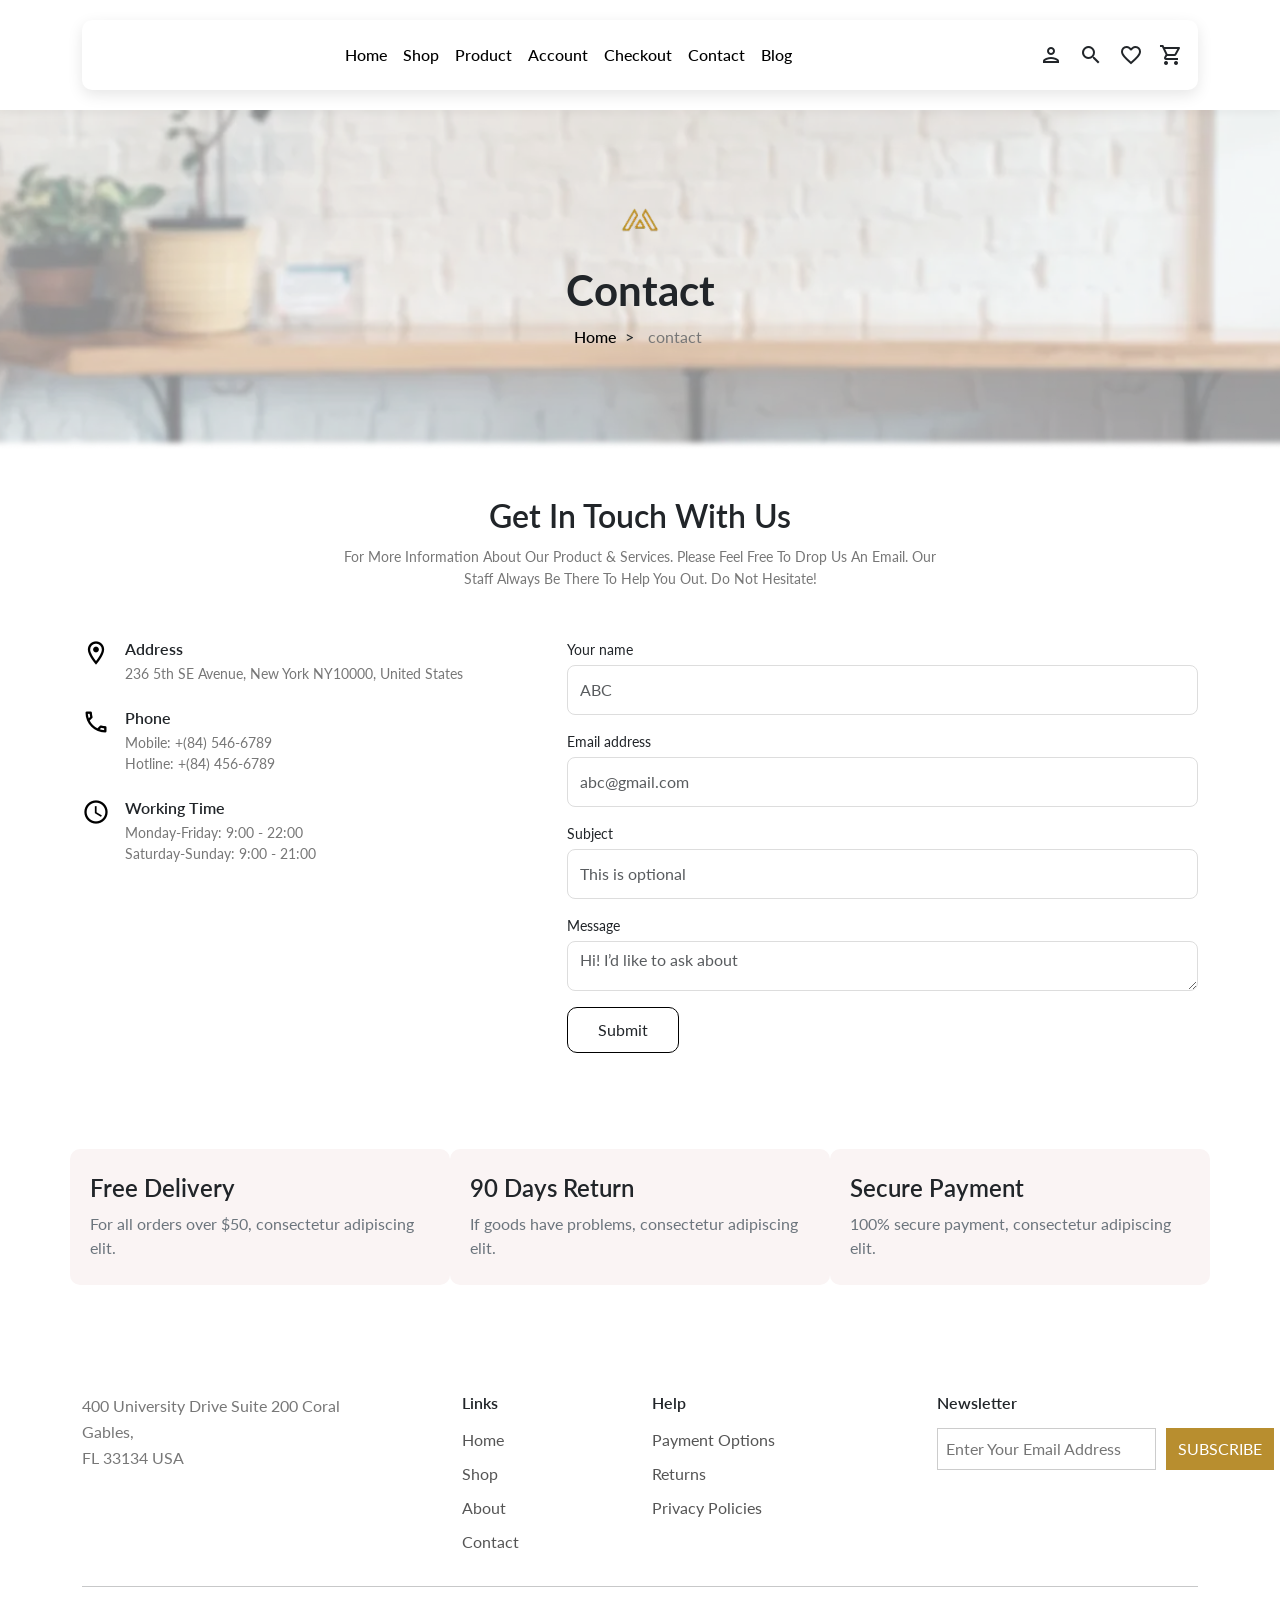
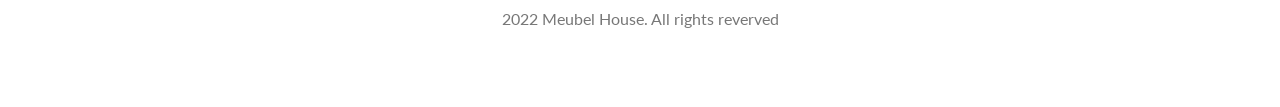
<file: contact.html>
<!DOCTYPE html>
<html lang="en">

<head>
    <meta charset="UTF-8">
    <meta name="viewport" content="width=device-width, initial-scale=1.0">
    <title>Document</title>
    <link href="https://cdn.jsdelivr.net/npm/bootstrap@5.3.8/dist/css/bootstrap.min.css" rel="stylesheet"
        integrity="sha384-sRIl4kxILFvY47J16cr9ZwB07vP4J8+LH7qKQnuqkuIAvNWLzeN8tE5YBujZqJLB" crossorigin="anonymous">
    <link rel="preconnect" href="https://fonts.googleapis.com">
    <link rel="preconnect" href="https://fonts.gstatic.com" crossorigin>
    <link
        href="https://fonts.googleapis.com/css2?family=Lato:ital,wght@0,100;0,300;0,400;0,700;0,900;1,100;1,300;1,400;1,700;1,900&display=swap"
        rel="stylesheet">
    <link href="https://fonts.googleapis.com/icon?family=Material+Icons+Outlined" rel="stylesheet">
    <link rel="stylesheet" href="./assets/css/contact.css">

</head>

<body>
    <header>
        <nav class="navbar navbar-expand-lg fixed-top custom-navbar">
            <div class="container">


                <button class="navbar-toggler" type="button" data-bs-toggle="collapse" data-bs-target="#navbarNav">
                    <span class="navbar-toggler-icon"></span>
                </button>

                <div class="collapse navbar-collapse" id="navbarNav">

<ul class="navbar-nav mx-auto">
  <li class="nav-item">
    <a class="nav-link" href="index.html">Home</a>
  </li>

  <li class="nav-item">
    <a class="nav-link" href="shop.html">Shop</a>
  </li>

  <li class="nav-item">
    <a class="nav-link" href="single.html"> Product</a>
  </li>

  <li class="nav-item">
    <a class="nav-link" href="account.html">Account</a>
  </li>

  <li class="nav-item">
    <a class="nav-link" href="check.html">Checkout</a>
  </li>

  <li class="nav-item">
    <a class="nav-link" href="contact.html">Contact</a>
  </li>

  <li class="nav-item">
    <a class="nav-link" href="blog.html">Blog</a>
  </li>
</ul>


                    <div class="navbar-icons d-flex gap-3">
                        <span class="material-icons-outlined">person</span>
                        <span class="material-icons-outlined">search</span>
                        <span class="material-icons-outlined">favorite_border</span>
                        <span class="material-icons-outlined">shopping_cart</span>
                    </div>

                </div>
            </div>
        </nav>
    </header>

    <main>
        <section class="contact-hero text-center">

            <div class="container">

                <img src="./assets/img/shop/logo.webp" class="shop-logo" alt="logo">

                <h1 class="contact-title">Contact</h1>

                <div class="breadcrumb-custom">
                    <a href="index.html">Home</a>
                    <span> ></span>
                    <span class="active">contact</span>
                </div>

            </div>

        </section>
        <section class="touch py-5">
            <div class="container">

                <!-- Title -->
                <div class="text-center mb-5">
                    <h2 class="touch-title">Get In Touch With Us</h2>
                    <p class="touch-desc">
                        For More Information About Our Product & Services. Please Feel Free To Drop Us
                        An Email. Our Staff Always Be There To Help You Out. Do Not Hesitate!
                    </p>
                </div>

                <div class="row g-5">

                    <!-- LEFT SIDE -->
                    <div class="col-lg-5">

                        <div class="touch-info d-flex mb-4">
                            <span class="material-icons-outlined">location_on</span>
                            <div>
                                <h6>Address</h6>
                                <p>236 5th SE Avenue, New York NY10000, United States</p>
                            </div>
                        </div>

                        <div class="touch-info d-flex mb-4">
                            <span class="material-icons-outlined">call</span>
                            <div>
                                <h6>Phone</h6>
                                <p>Mobile: +(84) 546-6789<br>Hotline: +(84) 456-6789</p>
                            </div>
                        </div>

                        <div class="touch-info d-flex">
                            <span class="material-icons-outlined">access_time</span>
                            <div>
                                <h6>Working Time</h6>
                                <p>
                                    Monday-Friday: 9:00 - 22:00<br>
                                    Saturday-Sunday: 9:00 - 21:00
                                </p>
                            </div>
                        </div>

                    </div>

                    <!-- RIGHT SIDE (FORM) -->
                    <div class="col-lg-7">

                        <form class="touch-form">

                            <div class="mb-3">
                                <label>Your name</label>
                                <input type="text" class="form-control" placeholder="ABC">
                            </div>

                            <div class="mb-3">
                                <label>Email address</label>
                                <input type="email" class="form-control" placeholder="abc@gmail.com">
                            </div>

                            <div class="mb-3">
                                <label>Subject</label>
                                <input type="text" class="form-control" placeholder="This is optional">
                            </div>

                            <div class="mb-3">
                                <label>Message</label>
                                <textarea class="form-control" rows="5"
                                    placeholder="Hi! I’d like to ask about"></textarea>
                            </div>

                            <button class="btn touch-btn">Submit</button>

                        </form>

                    </div>

                </div>

            </div>
        </section>


        <section class="Payment">
            <div class="container py-5">
                <div class="row">
                    <div class="col-md-4 feature-item">
                        <h3>Free Delivery</h3>
                        <p>For all orders over $50, consectetur adipiscing elit.</p>
                    </div>
                    <div class="col-md-4 feature-item">
                        <h3>90 Days Return</h3>
                        <p>If goods have problems, consectetur adipiscing elit.</p>
                    </div>
                    <div class="col-md-4 feature-item">
                        <h3>Secure Payment</h3>
                        <p>100% secure payment, consectetur adipiscing elit.</p>
                    </div>
                </div>
            </div>

        </section>

    </main>


    <footer class="footer-section">

        <div class="container">

            <div class="row gy-4">

                <div class="col-lg-4 col-md-12">
                    <p class="footer-address">
                        400 University Drive Suite 200 Coral <br>
                        Gables, <br>
                        FL 33134 USA
                    </p>
                </div>


                <div class="col-lg-2 col-md-4 col-6">

                    <h6 class="footer-title">Links</h6>

                    <ul class="footer-links">
                        <li>Home</li>
                        <li>Shop</li>
                        <li>About</li>
                        <li>Contact</li>
                    </ul>

                </div>


                <div class="col-lg-3 col-md-4 col-6">

                    <h6 class="footer-title">Help</h6>

                    <ul class="footer-links">
                        <li>Payment Options</li>
                        <li>Returns</li>
                        <li>Privacy Policies</li>
                    </ul>

                </div>


                <div class="col-lg-3 col-md-4 col-12">

                    <h6 class="footer-title">Newsletter</h6>

                    <div class="newsletter-box">

                        <input type="email" placeholder="Enter Your Email Address">

                        <button>SUBSCRIBE</button>

                    </div>

                </div>
            </div>

            <hr>

            <p class="footer-copy">
                2022 Meubel House. All rights reverved
            </p>

        </div>

    </footer>


    <script src="https://cdn.jsdelivr.net/npm/bootstrap@5.3.8/dist/js/bootstrap.bundle.min.js"
        integrity="sha384-FKyoEForCGlyvwx9Hj09JcYn3nv7wiPVlz7YYwJrWVcXK/BmnVDxM+D2scQbITxI"
        crossorigin="anonymous"></script>


</body>

</html>
</file>
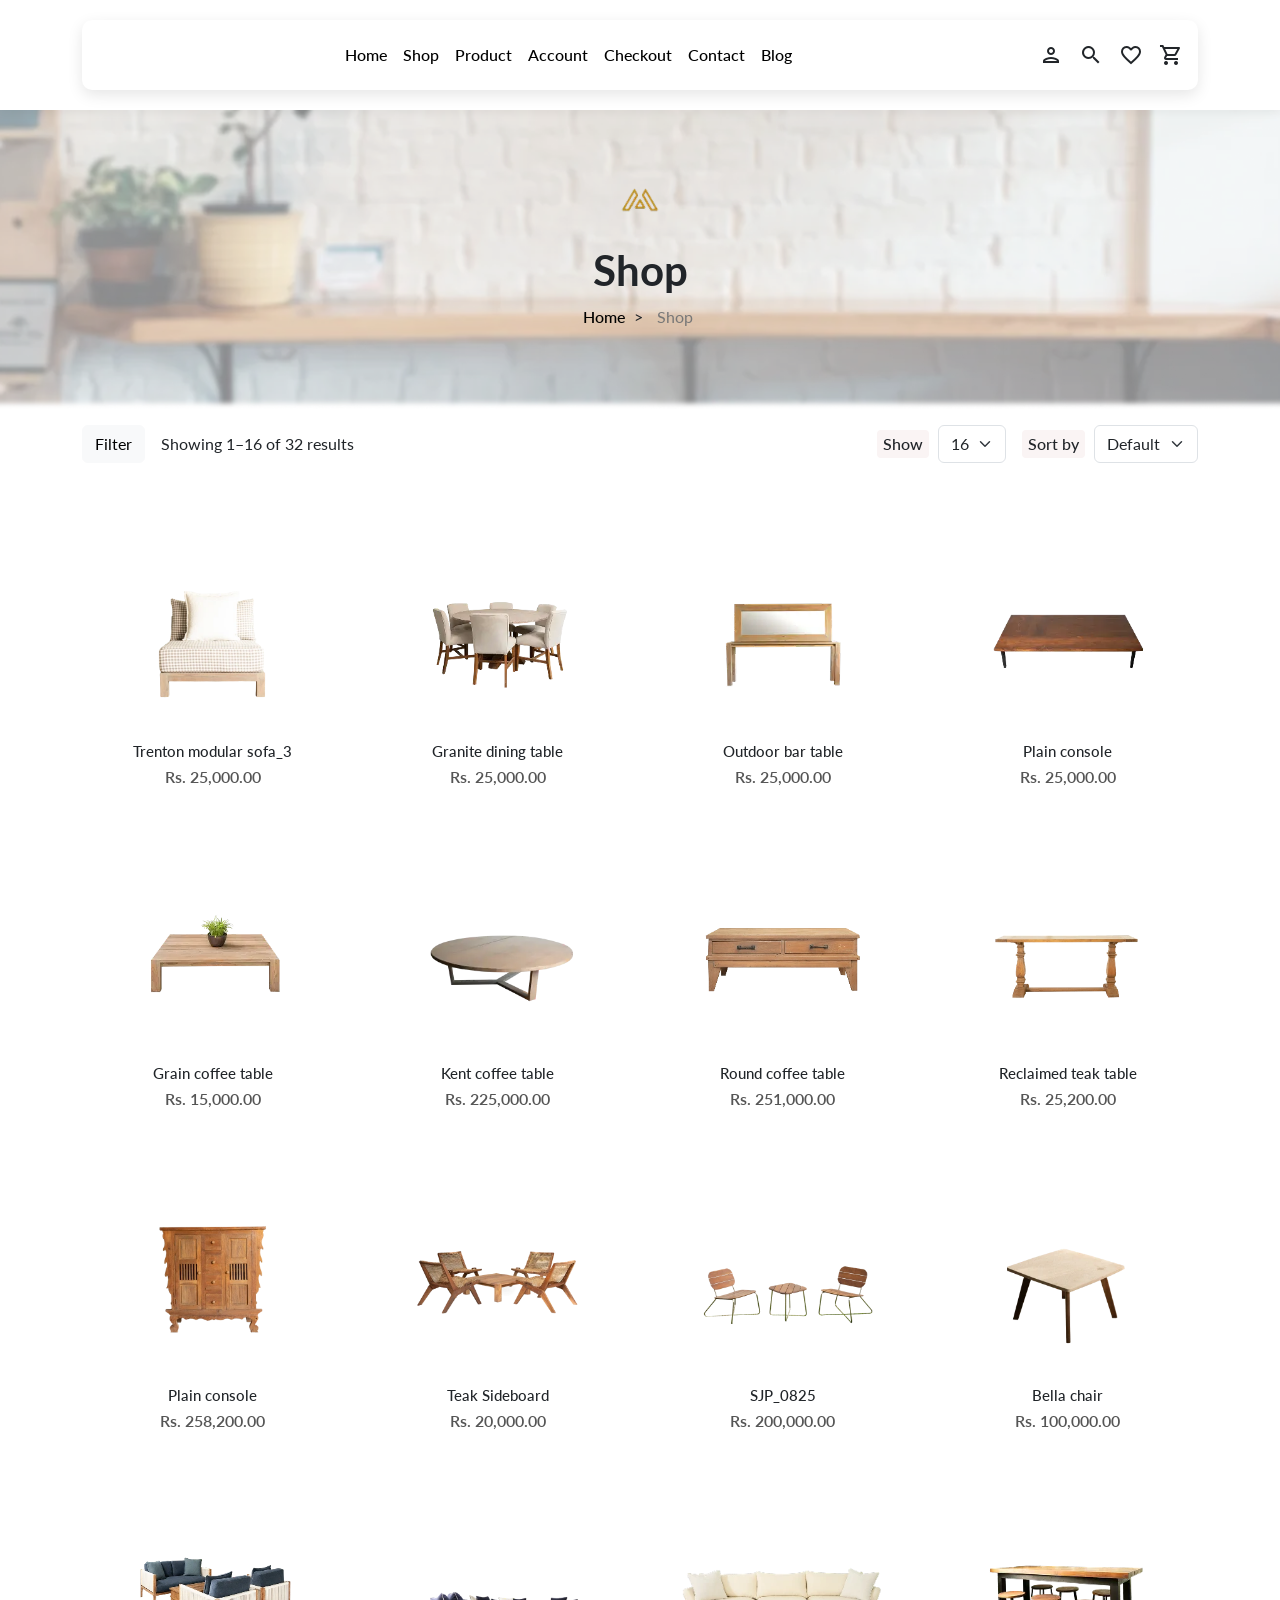
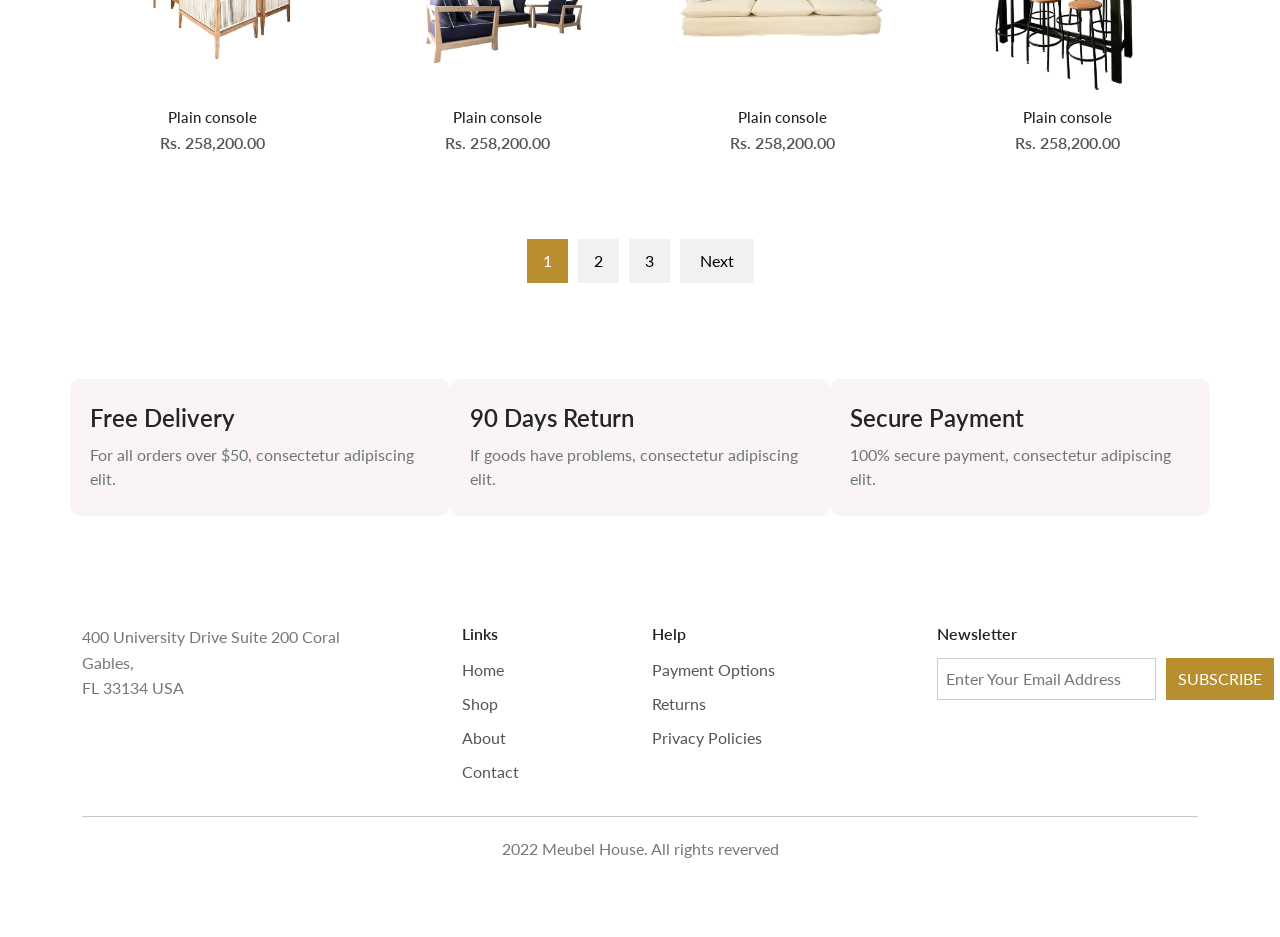
<file: shop.html>
<!DOCTYPE html>
<html lang="en">

<head>
  <meta charset="UTF-8">
  <meta name="viewport" content="width=device-width, initial-scale=1.0">
  <title>Document</title>
  <link href="https://cdn.jsdelivr.net/npm/bootstrap@5.3.8/dist/css/bootstrap.min.css" rel="stylesheet"
    integrity="sha384-sRIl4kxILFvY47J16cr9ZwB07vP4J8+LH7qKQnuqkuIAvNWLzeN8tE5YBujZqJLB" crossorigin="anonymous">
  <link rel="preconnect" href="https://fonts.googleapis.com">
  <link rel="preconnect" href="https://fonts.gstatic.com" crossorigin>
  <link
    href="https://fonts.googleapis.com/css2?family=Lato:ital,wght@0,100;0,300;0,400;0,700;0,900;1,100;1,300;1,400;1,700;1,900&display=swap"
    rel="stylesheet">
  <link href="https://fonts.googleapis.com/icon?family=Material+Icons+Outlined" rel="stylesheet">

  <link rel="stylesheet" href="./assets/css/shop.css">
</head>

<body>

  <header>
    <nav class="navbar navbar-expand-lg fixed-top custom-navbar">
      <div class="container">


        <button class="navbar-toggler" type="button" data-bs-toggle="collapse" data-bs-target="#navbarNav">
          <span class="navbar-toggler-icon"></span>
        </button>

        <div class="collapse navbar-collapse" id="navbarNav">

<ul class="navbar-nav mx-auto">
  <li class="nav-item">
    <a class="nav-link" href="index.html">Home</a>
  </li>

  <li class="nav-item">
    <a class="nav-link" href="shop.html">Shop</a>
  </li>

  <li class="nav-item">
    <a class="nav-link" href="single.html">Product</a>
  </li>

  <li class="nav-item">
    <a class="nav-link" href="account.html">Account</a>
  </li>

  <li class="nav-item">
    <a class="nav-link" href="check.html">Checkout</a>
  </li>

  <li class="nav-item">
    <a class="nav-link" href="contact.html">Contact</a>
  </li>

  <li class="nav-item">
    <a class="nav-link" href="blog.html">Blog</a>
  </li>
</ul>

          <div class="navbar-icons d-flex gap-3">
            <span class="material-icons-outlined">person</span>
            <span class="material-icons-outlined">search</span>
            <span class="material-icons-outlined">favorite_border</span>
            <span class="material-icons-outlined">shopping_cart</span>
          </div>

        </div>
      </div>
    </nav>
  </header>
  <main>
    
    <section class="shop-hero text-center">

      <div class="container">

        <img src="./assets/img/shop/logo.webp" class="shop-logo" alt="logo">

        <h1 class="shop-title">Shop</h1>

        <div class="breadcrumb-custom">
          <a href="index.html">Home</a>
          <span> ></span>
          <span class="active">Shop</span>
        </div>

      </div>

    </section>
  <section class="shop-filter py-3">
      <div class="container">
        <div class="row align-items-center">

          <div class="col-md-6 d-flex gap-3 align-items-center">
            <button class="btn btn-light">
              <i class="bi bi-sliders"></i> Filter
            </button>

            <span>Showing 1–16 of 32 results</span>
          </div>

          <div class="col-md-6 d-flex justify-content-md-end gap-3 mt-3 mt-md-0">

            <div>
              <label>Show</label>
              <select class="form-select d-inline w-auto">
                <option>16</option>
                <option>32</option>
                <option>64</option>
              </select>
            </div>

            <div>
              <label>Sort by</label>
              <select class="form-select d-inline w-auto">
                <option>Default</option>
                <option>Price</option>
                <option>Newest</option>
              </select>
            </div>

          </div>

        </div>
      </div>
    </section>
    <section class="products-section py-5">
  <div class="container">

    <div class="row g-4">

      <div class="col-lg-3 col-md-4 col-sm-6">
        <div class="product-card text-center">
          <img src="./assets/img/shop/chair1.webp" class="img-fluid product-img">
          <h6 class="product-title">Trenton modular sofa_3</h6>
          <p class="price">Rs. 25,000.00</p>
        </div>
      </div>

      <div class="col-lg-3 col-md-4 col-sm-6">
        <div class="product-card text-center">
          <img src="./assets/img/shop/chair2.webp" class="img-fluid product-img">
          <h6 class="product-title">Granite dining table</h6>
          <p class="price">Rs. 25,000.00</p>
        </div>
      </div>

      <div class="col-lg-3 col-md-4 col-sm-6">
        <div class="product-card text-center">
          <img src="./assets/img/shop/chair3.webp" class="img-fluid product-img">
          <h6 class="product-title">Outdoor bar table</h6>
          <p class="price">Rs. 25,000.00</p>
        </div>
      </div>

      <div class="col-lg-3 col-md-4 col-sm-6">
        <div class="product-card text-center">
          <img src="./assets/img/shop/chair4.webp" class="img-fluid product-img">
          <h6 class="product-title">Plain console</h6>
          <p class="price">Rs. 25,000.00</p>
        </div>
      </div>

      <div class="col-lg-3 col-md-4 col-sm-6">
        <div class="product-card text-center">
          <img src="./assets/img/shop/chair5.webp" class="img-fluid product-img">
          <h6 class="product-title">Grain coffee table</h6>
          <p class="price">Rs. 15,000.00</p>
        </div>
      </div>

      <div class="col-lg-3 col-md-4 col-sm-6">
        <div class="product-card text-center">
          <img src="./assets/img/shop/chair6.webp" class="img-fluid product-img">
          <h6 class="product-title">Kent coffee table</h6>
          <p class="price">Rs. 225,000.00</p>
        </div>
      </div>

      <div class="col-lg-3 col-md-4 col-sm-6">
        <div class="product-card text-center">
          <img src="./assets/img/shop/chair7.webp" class="img-fluid product-img">
          <h6 class="product-title">Round coffee table</h6>
          <p class="price">Rs. 251,000.00</p>
        </div>
      </div>

      <div class="col-lg-3 col-md-4 col-sm-6">
        <div class="product-card text-center">
          <img src="./assets/img/shop/chair8.webp" class="img-fluid product-img">
          <h6 class="product-title">Reclaimed teak table</h6>
          <p class="price">Rs. 25,200.00</p>
        </div>
      </div>

      <div class="col-lg-3 col-md-4 col-sm-6">
        <div class="product-card text-center">
          <img src="./assets/img/shop/chair9.webp" class="img-fluid product-img">
          <h6 class="product-title">Plain console</h6>
          <p class="price">Rs. 258,200.00</p>
        </div>
      </div>

      <div class="col-lg-3 col-md-4 col-sm-6">
        <div class="product-card text-center">
          <img src="./assets/img/shop/chair10.webp" class="img-fluid product-img">
          <h6 class="product-title">Teak Sideboard</h6>
          <p class="price">Rs. 20,000.00</p>
        </div>
      </div>

      <div class="col-lg-3 col-md-4 col-sm-6">
        <div class="product-card text-center">
          <img src="./assets/img/shop/chair11.webp" class="img-fluid product-img">
          <h6 class="product-title">SJP_0825</h6>
          <p class="price">Rs. 200,000.00</p>
        </div>
      </div>

      <div class="col-lg-3 col-md-4 col-sm-6">
        <div class="product-card text-center">
          <img src="./assets/img/shop/chair12.webp" class="img-fluid product-img">
          <h6 class="product-title">Bella chair</h6>
          <p class="price">Rs. 100,000.00</p>
        </div>
      </div>

      <div class="col-lg-3 col-md-4 col-sm-6">
        <div class="product-card text-center">
          <img src="./assets/img/shop/chair13.webp" class="img-fluid product-img">
          <h6 class="product-title">Plain console</h6>
          <p class="price">Rs. 258,200.00</p>
        </div>
      </div>
<div class="col-lg-3 col-md-4 col-sm-6">
        <div class="product-card text-center">
          <img src="./assets/img/shop/chair14.webp" class="img-fluid product-img">
          <h6 class="product-title">Plain console</h6>
          <p class="price">Rs. 258,200.00</p>
        </div>
      </div>
  <div class="col-lg-3 col-md-4 col-sm-6">
        <div class="product-card text-center">
          <img src="./assets/img/shop/chair15.webp" class="img-fluid product-img">
          <h6 class="product-title">Plain console</h6>
          <p class="price">Rs. 258,200.00</p>
        </div>
      </div>
 <div class="col-lg-3 col-md-4 col-sm-6">
        <div class="product-card text-center">
          <img src="./assets/img/shop/chair16.webp" class="img-fluid product-img">
          <h6 class="product-title">Plain console</h6>
          <p class="price">Rs. 258,200.00</p>
        </div>
      </div>

    </div>

    <div class="pagination-box text-center mt-5">
      <button class="page-btn active">1</button>
      <button class="page-btn">2</button>
      <button class="page-btn">3</button>
      <button class="page-btn next">Next</button>
    </div>

  </div>
</section>
  <section class="Payment">
          <div class="container py-5">
        <div class="row">
            <div class="col-md-4 feature-item">
                <h3>Free Delivery</h3>
                <p>For all orders over $50, consectetur adipiscing elit.</p>
            </div>
            <div class="col-md-4 feature-item">
                <h3>90 Days Return</h3>
                <p>If goods have problems, consectetur adipiscing elit.</p>
            </div>
            <div class="col-md-4 feature-item">
                <h3>Secure Payment</h3>
                <p>100% secure payment, consectetur adipiscing elit.</p>
            </div>
        </div>
    </div>

    </section>
  </main>
 <footer class="footer-section">

<div class="container">

<div class="row gy-4">

  <div class="col-lg-4 col-md-12">
    <p class="footer-address">
      400 University Drive Suite 200 Coral <br>
      Gables, <br>
      FL 33134 USA
    </p>
  </div>


  <div class="col-lg-2 col-md-4 col-6">

    <h6 class="footer-title">Links</h6>

    <ul class="footer-links">
      <li>Home</li>
      <li>Shop</li>
      <li>About</li>
      <li>Contact</li>
    </ul>

  </div>


  <div class="col-lg-3 col-md-4 col-6">

    <h6 class="footer-title">Help</h6>

    <ul class="footer-links">
      <li>Payment Options</li>
      <li>Returns</li>
      <li>Privacy Policies</li>
    </ul>

  </div>


  <div class="col-lg-3 col-md-4 col-12">

    <h6 class="footer-title">Newsletter</h6>

    <div class="newsletter-box">

      <input type="email" placeholder="Enter Your Email Address">

      <button>SUBSCRIBE</button>

    </div>

  </div>
</div>

<hr>

<p class="footer-copy">
  2022 Meubel House. All rights reverved
</p>

</div>

</footer>

  <script src="https://cdn.jsdelivr.net/npm/bootstrap@5.3.8/dist/js/bootstrap.bundle.min.js"
    integrity="sha384-FKyoEForCGlyvwx9Hj09JcYn3nv7wiPVlz7YYwJrWVcXK/BmnVDxM+D2scQbITxI"
    crossorigin="anonymous"></script>
</body>

</html>
</file>
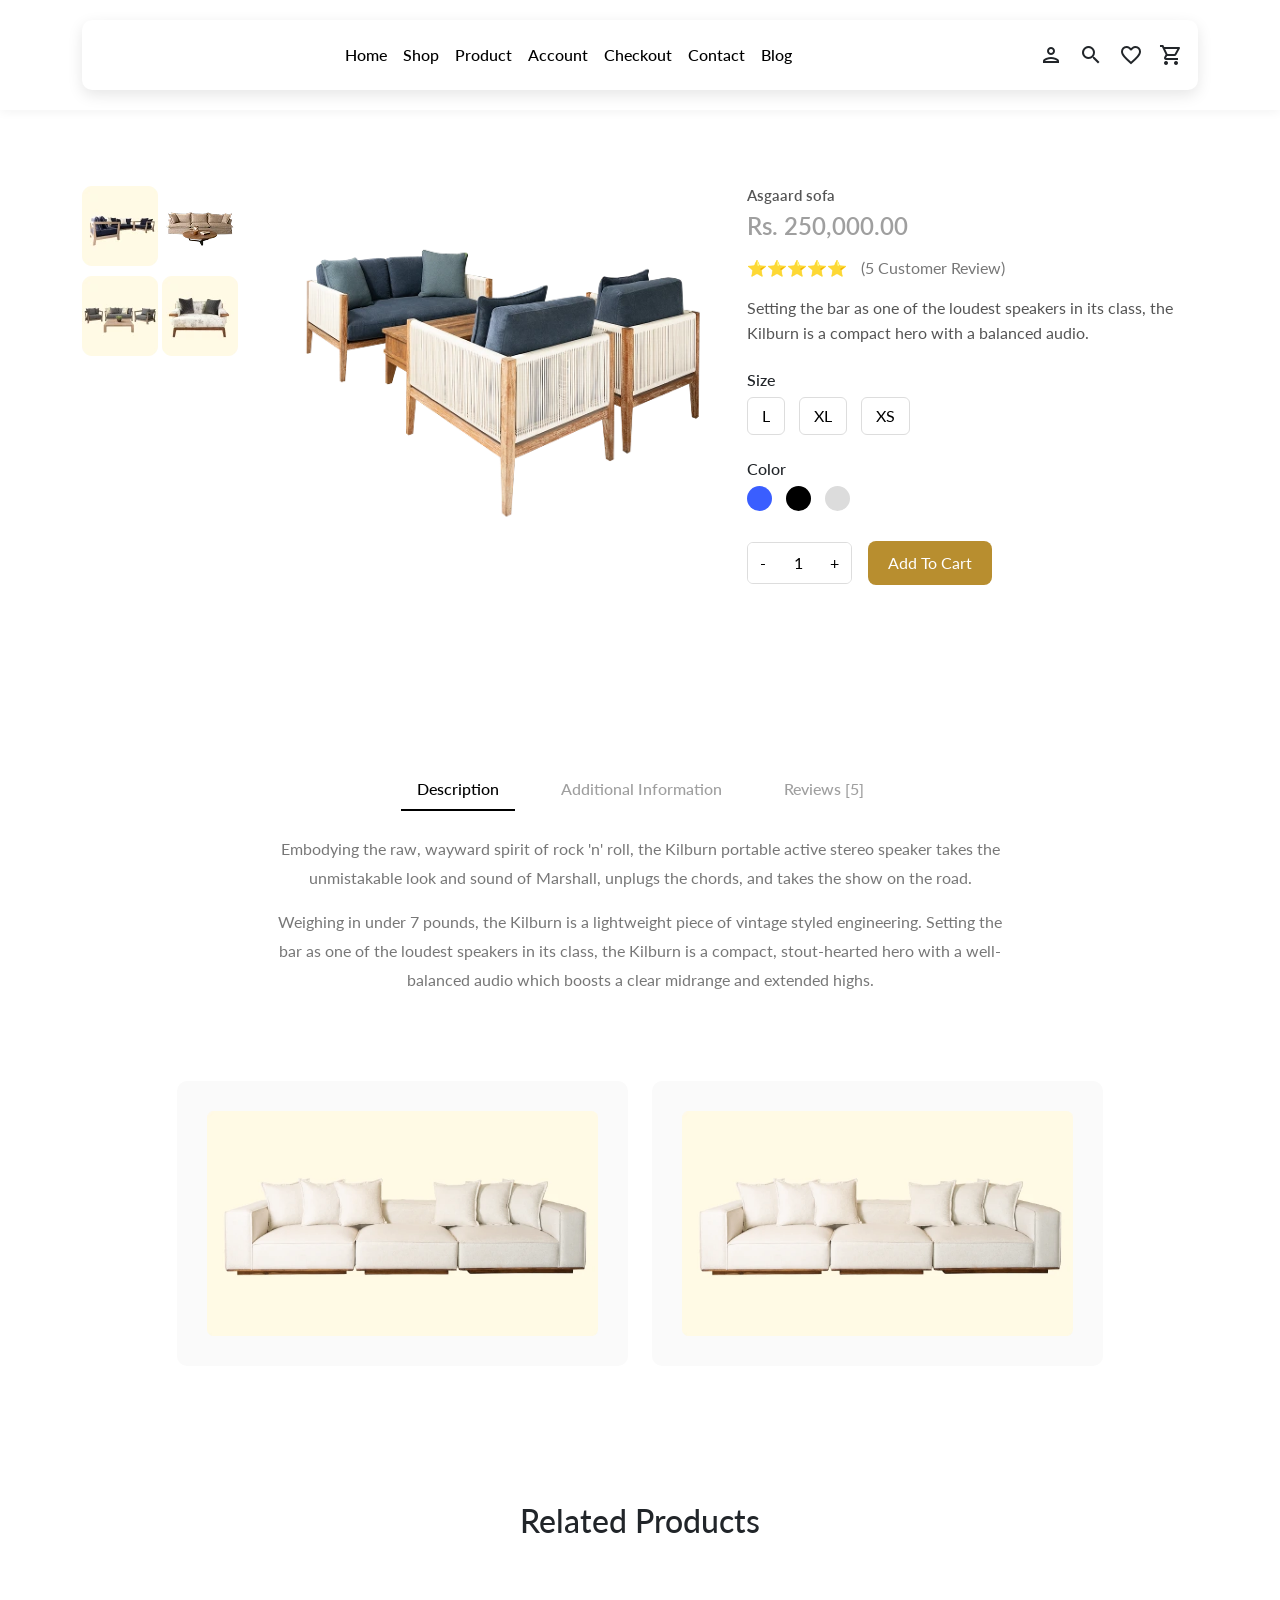
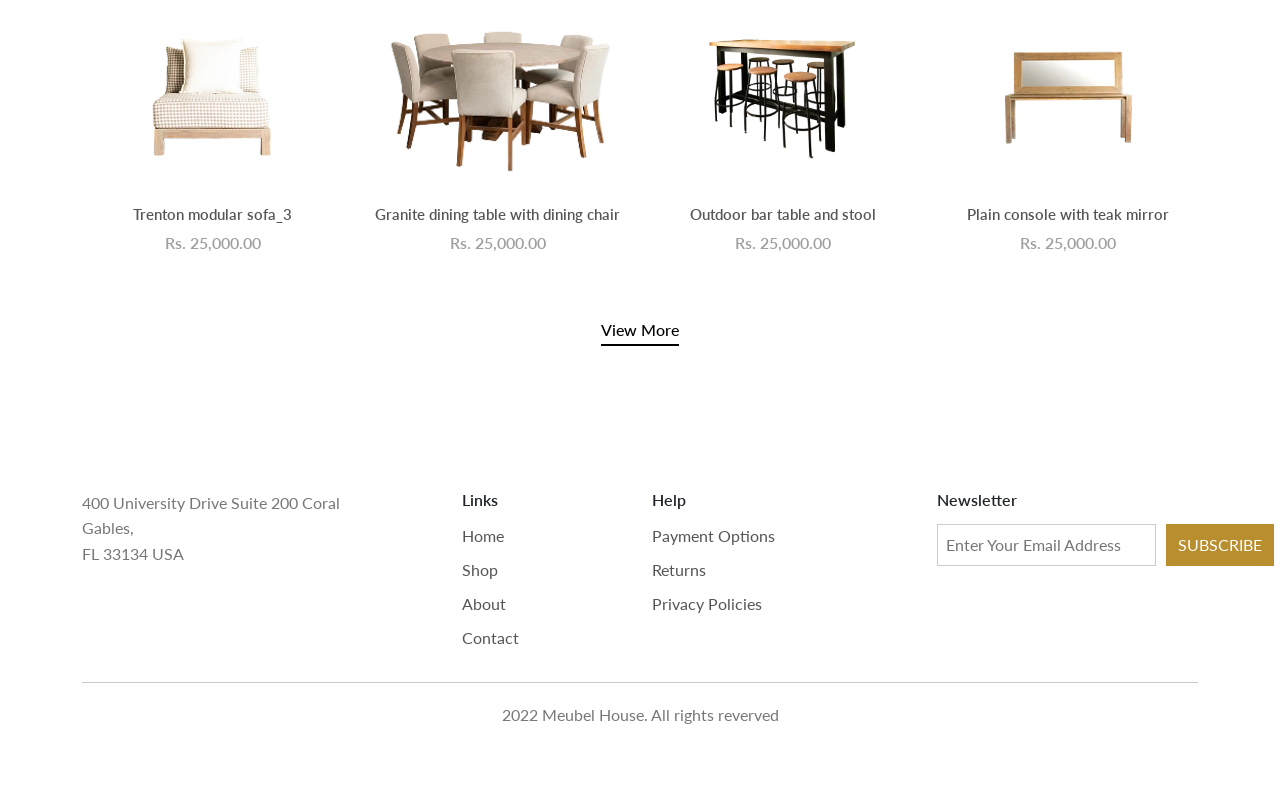
<file: single.html>
<!DOCTYPE html>
<html lang="en">
<head>
    <meta charset="UTF-8">
    <meta name="viewport" content="width=device-width, initial-scale=1.0">
    <title>Document</title>
      <link href="https://cdn.jsdelivr.net/npm/bootstrap@5.3.8/dist/css/bootstrap.min.css" rel="stylesheet"
    integrity="sha384-sRIl4kxILFvY47J16cr9ZwB07vP4J8+LH7qKQnuqkuIAvNWLzeN8tE5YBujZqJLB" crossorigin="anonymous">
  <link rel="preconnect" href="https://fonts.googleapis.com">
  <link rel="preconnect" href="https://fonts.gstatic.com" crossorigin>
  <link
    href="https://fonts.googleapis.com/css2?family=Lato:ital,wght@0,100;0,300;0,400;0,700;0,900;1,100;1,300;1,400;1,700;1,900&display=swap"
    rel="stylesheet">
  <link href="https://fonts.googleapis.com/icon?family=Material+Icons+Outlined" rel="stylesheet">
  <link rel="stylesheet" href="./assets/css/single.css">
</head>
<body>
 
  <header>
    <nav class="navbar navbar-expand-lg fixed-top custom-navbar">
      <div class="container">


        <button class="navbar-toggler" type="button" data-bs-toggle="collapse" data-bs-target="#navbarNav">
          <span class="navbar-toggler-icon"></span>
        </button>

        <div class="collapse navbar-collapse" id="navbarNav">


<ul class="navbar-nav mx-auto">
  <li class="nav-item">
    <a class="nav-link" href="index.html">Home</a>
  </li>

  <li class="nav-item">
    <a class="nav-link" href="shop.html">Shop</a>
  </li>

  <li class="nav-item">
    <a class="nav-link" href="single.html"> Product</a>
  </li>

  <li class="nav-item">
    <a class="nav-link" href="account.html">Account</a>
  </li>

  <li class="nav-item">
    <a class="nav-link" href="check.html">Checkout</a>
  </li>

  <li class="nav-item">
    <a class="nav-link" href="contact.html">Contact</a>
  </li>

  <li class="nav-item">
    <a class="nav-link" href="blog.html">Blog</a>
  </li>
</ul>
          <div class="navbar-icons d-flex gap-3">
            <span class="material-icons-outlined">person</span>
            <span class="material-icons-outlined">search</span>
            <span class="material-icons-outlined">favorite_border</span>
            <span class="material-icons-outlined">shopping_cart</span>
          </div>

        </div>
      </div>
    </nav>
  </header>

  <main>

    <section class="deep py-5">
          <div class="container py-5">

<div class="row">

<div class="col-md-2 col-3 thumbnails">
<img src="./assets/img/asgaard/chest.webp" class="img-fluid thumb">
<img src="./assets/img/asgaard/club.webp" class="img-fluid thumb">
<img src="./assets/img/asgaard/field.webp" class="img-fluid thumb">
<img src="./assets/img/asgaard/wing.webp" class="img-fluid thumb">
</div>

<div class="col-md-5 col-9 text-center">
<img src="./assets/img/asgaard/berge.webp" class="img-fluid main-img">
</div>

<div class="col-md-5">

<h2 class="product-title">Asgaard sofa</h2>

<h4 class="price">Rs. 250,000.00</h4>

<div class="rating">
⭐⭐⭐⭐⭐
<span class="review">(5 Customer Review)</span>
</div>

<p class="description">
Setting the bar as one of the loudest speakers in its class,
the Kilburn is a compact hero with a balanced audio.
</p>

<div class="mt-4">
<h6>Size</h6>

<button class="size-btn">L</button>
<button class="size-btn">XL</button>
<button class="size-btn">XS</button>
</div>

<div class="mt-4">
<h6>Color</h6>

<span class="color blue"></span>
<span class="color black"></span>
<span class="color gray"></span>

</div>

<div class="mt-4 d-flex gap-3 align-items-center">

<div class="qty-box">
<button>-</button>
<input type="text" value="1">
<button>+</button>
</div>

<button class="cart-btn">
Add To Cart
</button>

</div>

</div>

</div>

</div>

    </section>
 
<section class="product-description py-5">

<div class="container">

<ul class="nav justify-content-center product-tabs mb-4">

<li class="nav-item">
<a class="nav-link active">Description</a>
</li>

<li class="nav-item">
<a class="nav-link">Additional Information</a>
</li>

<li class="nav-item">
<a class="nav-link">Reviews [5]</a>
</li>

</ul>


<div class="row justify-content-center">
<div class="col-lg-8 text-center">

<p class="desc-text">
Embodying the raw, wayward spirit of rock 'n' roll, the Kilburn portable
active stereo speaker takes the unmistakable look and sound of Marshall,
unplugs the chords, and takes the show on the road.
</p>

<p class="desc-text">
Weighing in under 7 pounds, the Kilburn is a lightweight piece of vintage
styled engineering. Setting the bar as one of the loudest speakers in its
class, the Kilburn is a compact, stout-hearted hero with a well-balanced
audio which boosts a clear midrange and extended highs.
</p>

</div>
</div>


<div class="row justify-content-center mt-5 g-4">

<div class="col-lg-5 col-md-6">
<div class="desc-img-box">
<img src="./assets/img/asgaard/slipper.webp" class="img-fluid">
</div>
</div>

<div class="col-lg-5 col-md-6">
<div class="desc-img-box">
<img src="./assets/img/asgaard/slipper.webp" class="img-fluid">
</div>
</div>

</div>

</div>

</section>

<section class="related-products py-5">

<div class="container">

<h2 class="text-center mb-5">Related Products</h2>

<div class="row g-4">

<!-- product 1 -->
<div class="col-lg-3 col-md-6 col-6">
<div class="product-card text-center">

<img src="./assets/img/asgaard/Trenton .webp" class="img-fluid">

<h6 class="product-title mt-3">
Trenton modular sofa_3
</h6>

<p class="price">
Rs. 25,000.00
</p>

</div>
</div>

<!-- product 2 -->
<div class="col-lg-3 col-md-6 col-6">
<div class="product-card text-center">

<img src="./assets/img/asgaard/Granite dining.webp" class="img-fluid">

<h6 class="product-title mt-3">
Granite dining table with dining chair
</h6>

<p class="price">
Rs. 25,000.00
</p>

</div>
</div>

<!-- product 3 -->
<div class="col-lg-3 col-md-6 col-6">
<div class="product-card text-center">

<img src="./assets/img/asgaard/modular.webp" class="img-fluid">

<h6 class="product-title mt-3">
Outdoor bar table and stool
</h6>

<p class="price">
Rs. 25,000.00
</p>

</div>
</div>

<!-- product 4 -->
<div class="col-lg-3 col-md-6 col-6">
<div class="product-card text-center">

<img src="./assets/img/asgaard/Mask.webp" class="img-fluid">

<h6 class="product-title mt-3">
Plain console with teak mirror
</h6>

<p class="price">
Rs. 25,000.00
</p>

</div>
</div>

</div>

<div class="text-center mt-5">
<a href="#" class="view-more">View More</a>
</div>

</div>

</section>
  </main>

  <footer class="footer-section">

<div class="container">

<div class="row gy-4">

  <div class="col-lg-4 col-md-12">
    <p class="footer-address">
      400 University Drive Suite 200 Coral <br>
      Gables, <br>
      FL 33134 USA
    </p>
  </div>


  <div class="col-lg-2 col-md-4 col-6">

    <h6 class="footer-title">Links</h6>

    <ul class="footer-links">
      <li>Home</li>
      <li>Shop</li>
      <li>About</li>
      <li>Contact</li>
    </ul>

  </div>


  <div class="col-lg-3 col-md-4 col-6">

    <h6 class="footer-title">Help</h6>

    <ul class="footer-links">
      <li>Payment Options</li>
      <li>Returns</li>
      <li>Privacy Policies</li>
    </ul>

  </div>


  <div class="col-lg-3 col-md-4 col-12">

    <h6 class="footer-title">Newsletter</h6>

    <div class="newsletter-box">

      <input type="email" placeholder="Enter Your Email Address">

      <button>SUBSCRIBE</button>

    </div>

  </div>
</div>

<hr>

<p class="footer-copy">
  2022 Meubel House. All rights reverved
</p>

</div>

</footer>

   <script src="https://cdn.jsdelivr.net/npm/bootstrap@5.3.8/dist/js/bootstrap.bundle.min.js"
    integrity="sha384-FKyoEForCGlyvwx9Hj09JcYn3nv7wiPVlz7YYwJrWVcXK/BmnVDxM+D2scQbITxI"
    crossorigin="anonymous"></script>

</body>
</html>
</file>
<file: assets/css/main.css>
body{
  font-family: 'Lato', sans-serif;
  padding-top: 90px;
  margin: 0; 
}


.custom-navbar {
  background-color: #FBEBB5;
  padding: 20px 0;
  z-index: 999;
}

.navbar-nav .nav-link {
  color: #000;
  font-weight: 500;
}

.navbar-icons span {
  cursor: pointer;
}

.hero {
  
  min-height: 100vh;
  display: flex;
  background-color: #FBEBB5;
  width: 100%;
}

.hero-image img{
  width: 400px;
}
.hero-content a {
  color: #000;
  text-decoration: none; 
  font-weight: 500;}

  @media (max-width: 768px){
  .hero{
    flex-direction: column;
    text-align: center;
  }
}
  .card{
    height: 300px;
    object-fit: cover;
  }                        
.product-section {
  background-color:#FAF4F4;
}

.product-card {
  padding: 20px;
}

.product-img {
  max-height: 260px;
  object-fit: contain;
  margin-bottom: 25px;
}

.product-title {
  font-size: 20px;
  font-weight: 600;
  margin-bottom: 10px;
}

.product-link {
  font-size: 14px;
  color: #000;
  text-decoration: none;
  border-bottom: 1px solid #000;
  padding-bottom: 2px;
}

.product-link i {
  margin-left: 6px;
  font-size: 13px;
}

.zeno-picks{
  background-color: #fff;
}
.zeno-picks-title {
  font-size: 32px;
  font-weight: 600;
  margin-bottom: 10px;

}

.zeno-picks-subtitle {
  font-size: 14px;
  color: #666;
  max-width: 600px;
  margin: 0 auto;
}

.zeno-product-card {
  display: flex;
  flex-direction: column;
  align-items: center;
  gap: 10px;
}

.zeno-product-img {
  width: 100%;
  max-height: 220px;
  object-fit: contain;
}

.zeno-product-name {
  font-size: 14px;
  color: #333;
  margin: 0;
}

.zeno-product-price {
  font-size: 14px;
  font-weight: 600;
}

.zeno-view-more {
  display: inline-block;
  margin-top: 30px;
  font-size: 14px;
  color: #000;
  text-decoration: none;
  border-bottom: 1px solid #000;
  padding-bottom: 3px;
}
.order {
  min-height: 80vh;
  background-image: url("../img/chair/Asgaard\ sofa.webp");
  background-repeat: no-repeat;
  background-size: 50%;
  background-position: left center;
  position: relative;
}

.order-content h2 {
  color: #000;
  font-size: 2.5rem;
}

.order-content p {
  font-size: 1.1rem;
  font-weight: 500;
}

.order-content .btn {
  border-width: 2px;
  font-weight: 500;
  transition: all 0.3s ease;
}

.order-content .btn:hover {
  background-color: #000;
  color: #fff;
}

@media (max-width: 991px) {
  .order {
    background-size: 60%;
    min-height: 70vh;
  }
  
  .order-content {
    text-align: center !important;
  }
  
  .order-content h2 {
    font-size: 2rem;
  }
}

@media (max-width: 767px) {
  .order {
    background-size: 100%;
    background-position: top center;
    min-height: 60vh;
    padding-top: 50%;
  }
  
  .order-content {
    background-color: rgba(255, 255, 255, 0.9);
    padding: 20px;
    border-radius: 10px;
  }
  
  .order-content h2 {
    font-size: 1.75rem;
  }
}

@media (max-width: 576px) {
  .order {
    min-height: 50vh;
    padding-top: 60%;
  }
  
  .order-content h2 {
    font-size: 1.5rem;
  }
  
  .order-content .btn {
    padding: 10px 30px !important;
    font-size: 0.9rem;
  }
}
.blogs-section{
    background-color:#ffffff;
}


.blogs-title{
  font-weight: 600;
  font-size: 32px;
}


.blogs-subtitle{
  color: #777;
  margin-top: 10px;
}


.blog-card{
  text-align: center;
}


.blog-card img{
  border-radius: 12px;
  width: 100%;
  height: 250px;
  object-fit: cover;
}


.blog-text{
  margin-top: 20px;
  font-weight: 500;
}


.read-more{
  display: inline-block;
  margin-top: 10px;
  text-decoration: none;
  color: black;
  font-weight: 500;
  position: relative;
}


.read-more::after{
  content: "";
  display: block;
  width: 60%;
  height: 2px;
  background: black;
  margin: auto;
  margin-top: 5px;
}


.blog-info{
  margin-top: 15px;
  color: #777;
  display: flex;
  justify-content: center;
  gap: 20px;
  font-size: 14px;
}


.view-post{
  display: inline-block;
  text-decoration: none;
  color: black;
  font-weight: 500;
  border-bottom: 2px solid black;
  padding-bottom: 2px;
}


.blog-card:hover{
  transform: translateY(-5px);
  transition: 0.3s;
}


.instagram-section{

  min-height: 450px;

background-image: url("../img/chair/Rectangle\ .webp");
  background-size: cover;

  background-position: center;

  background-repeat: no-repeat;

}


.instagram-title{

  font-size: 36px;

  font-weight: 600;

}


.instagram-subtitle{

  color: #555;

  margin: 10px 0 20px;

}


.instagram-btn{

  background: white;

  padding: 12px 30px;

  border-radius: 30px;

  text-decoration: none;

  color: black;

  font-weight: 500;

  display: inline-block;

  transition: 0.3s;

}


.instagram-btn:hover{

  background: black;

  color: white;

}

.footer-section {
  padding: 60px 0;
  background-color: #fff;
}

.footer-title {
  margin-bottom: 15px;
  font-weight: 600;
}

.footer-links {
  list-style: none;
  padding: 0;
}

.footer-links li {
  margin-bottom: 10px;
  color: #555;
  cursor: pointer;
}

.footer-links li:hover {
  color: #b88e2f;
}

.footer-address {
  color: #777;
  line-height: 1.6;
}

.newsletter-box {
  display: flex;
  gap: 10px;
  margin-top: 10px;
}

.newsletter-box input {
  flex: 1;
  padding: 8px;
  border: 1px solid #ccc;
}

.newsletter-box button {
  padding: 8px 12px;
  border: none;
  background: #b88e2f;
  color: white;
  cursor: pointer;
}

.footer-copy {
  margin-top: 20px;
  color: #777;
  text-align: center;
}
@media (max-width: 768px) {

  .newsletter-box {
    flex-direction: column;
  }

  .newsletter-box button {
    width: 100%;
  }

}
</file>
<file: assets/css/account.css>
body{
  font-family: 'Lato', sans-serif;
  padding-top: 90px;
  margin: 0; 
  min-height: 100vh;
}

.custom-navbar {
  padding: 20px 0;
  z-index: 999;
  background:#fff;
  box-shadow:0 2px 10px rgba(0,0,0,0.05);
}

.navbar-nav .nav-link {
  color: #000;
  font-weight: 500;
}

.navbar-icons span {
  cursor: pointer;
}
.navbar-collapse{
  background:#fff;
  padding:15px;
  border-radius:10px;
  box-shadow:0 5px 15px rgba(0,0,0,0.1);
}


/* hero */
.account-hero{
  background-image: url("../img/shop/style.webp");
  background-size: cover;
  background-position: center;
  padding:100px 0;
  position: relative;
}

.account-hero::after{
  content:"";
  position:absolute;
  top:0;
  left:0;
  width:100%;
  height:100%;
      background: rgba(255,255,255,0.1); 

}

.account-hero .container{
  position:relative;
  z-index:2;
}

.shop-logo{
  width:60px;
  margin-bottom:15px;
}
.account-title{
font-size:42px;
font-weight:bold;
margin-bottom:10px;
}
.breadcrumb-custom{
font-size:16px;
}

.breadcrumb-custom a{
text-decoration:none;
color:black;
font-weight:500;
}

.breadcrumb-custom span{
margin:0 5px;
}

.breadcrumb-custom .active{
color:#777;
}
@media(max-width:768px){
  .account-hero {
    padding: 50px 0;
  }

  .account-title {
    font-size: 32px;
  }

  .shop-logo {
    max-width: 90px;
  }

  .breadcrumb-custom {
    font-size: 14px;
  }
}


/* section spacing */
.account-section{
  padding:80px 0;
  background:#fff;
}

/* box */
.account-box{
  background:#fff;
  padding:30px;
  border-radius:12px;
  box-shadow:0 5px 20px rgba(0,0,0,0.05);
}

/* titles */
.account-box h2{
  font-size:28px;
  font-weight:600;
  margin-bottom:30px;
  color:#222;
}

/* labels */
.account-box label{
  font-size:14px;
  margin-bottom:6px;
  display:block;
  color:#444;
}

/* inputs */
.account-box .form-control{
  height:50px;
  border-radius:8px;
  border:1px solid #ddd;
  padding:10px 15px;
  transition:0.3s;
}

/* input focus */
.account-box .form-control:focus{
  border-color:#000;
  box-shadow:none;
}

/* checkbox */
.account-box .form-check{
  margin-top:15px;
}

.account-box .form-check-label{
  font-size:14px;
  color:#444;
}

/* buttons */
.account-box .btn{
  padding:10px 28px;
  border-radius:10px;
  border:none;
  background:#b88e2f;
  color:#fff;
  transition:0.3s;
}

.account-box .btn:hover{
  background:#000;
}

/* link */
.account-box a{
  font-size:14px;
  text-decoration:none;
  color:#444;
}

.account-box a:hover{
  text-decoration:underline;
}

/* register text */
.register-text{
  font-size:14px;
  color:#666;
  line-height:1.7;
  margin-bottom:10px;
}

/* features */
.feature-item {
  background-color:#FAF4F4;
  text-align: center;
  padding: 25px 20px;
  border-radius:10px;
  transition:0.3s;
}

.feature-item:hover{
  transform:translateY(-5px);
}

.feature-item h3 {
  font-size: 1.5rem;
  font-weight: 600;
  margin-bottom: 10px;
}

.feature-item p {
  color: #6c757d;
  margin-bottom: 0;
  font-size: 1rem;
}

@media (min-width: 768px) {
  .feature-item {
    text-align: left;
  }
}

/* footer */
.footer-section {
  padding: 60px 0;
  background-color: #fff;
}

.footer-title {
  margin-bottom: 15px;
  font-weight: 600;
}

.footer-links {
  list-style: none;
  padding: 0;
}

.footer-links li {
  margin-bottom: 10px;
  color: #555;
  cursor: pointer;
}

.footer-links li:hover {
  color: #b88e2f;
}

.footer-address {
  color: #777;
  line-height: 1.6;
}

.newsletter-box {
  display: flex;
  gap: 10px;
  margin-top: 10px;
}

.newsletter-box input {
  flex: 1;
  padding: 8px;
  border: 1px solid #ccc;
}

.newsletter-box button {
  padding: 8px 12px;
  border: none;
  background: #b88e2f;
  color: white;
  cursor: pointer;
}

.footer-copy {
  margin-top: 20px;
  color: #777;
  text-align: center;
}

/* responsive */
@media (max-width:768px){

  .account-section{
    padding:50px 20px;
  }

  .account-box{
    margin-bottom:40px;
    padding:20px;
  }

  .account-box h2{
    font-size:24px;
  }

  .account-hero{
    padding:70px 0;
  }

  .newsletter-box {
    flex-direction: column;
  }

  .newsletter-box button {
    width: 100%;
  }

}
</file>
<file: assets/css/blog.css>
body{
  font-family: 'Lato', sans-serif;
  padding-top: 90px;
  margin: 0; 
  min-height: 100vh;
}

.custom-navbar {
  padding: 20px 0;
  z-index: 999;
  background:#fff;
  box-shadow:0 2px 10px rgba(0,0,0,0.05);
}

.navbar-nav .nav-link {
  color: #000;
  font-weight: 500;
}

.navbar-icons span {
  cursor: pointer;
}

.navbar-collapse{
  background:#fff;
  padding:15px;
  border-radius:10px;
  box-shadow:0 5px 15px rgba(0,0,0,0.1);
}
:root{
  --main-color:#b88e2f;
}
/* hero */
.blog-hero{
  background-image: url("../img/shop/style.webp");
  background-size: cover;
  background-position: center;
  padding:80px 0;
  position: relative;
}

.blog-hero::after{
  content:"";
  position:absolute;
  top:0;
  left:0;
  width:100%;
  height:100%;
    background: rgba(255,255,255,0.1); 

}

.blog-hero .container{
  position:relative;
  z-index:2;
}

.shop-logo{
  width:60px;
  margin-bottom:15px;
}

.blog-hero .blog-title{
  font-size:42px;
  font-weight:bold;
  margin-bottom:10px;
}

.breadcrumb-custom{
  font-size:16px;
}

.breadcrumb-custom a{
  text-decoration:none;
  color:black;
  font-weight:500;
}

.breadcrumb-custom span{
  margin:0 5px;
}

.breadcrumb-custom .active{
  color:#777;
}
@media(max-width:768px){
  .blog-hero {
    padding: 50px 0;
  }

  .blog-title {
    font-size: 32px;
  }

  .shop-logo {
    max-width: 90px;
  }

  .breadcrumb-custom {
    font-size: 14px;
  }
}


.categories-section{
  background:#fff;
  padding:60px 0;
}

.blog-card{
  margin-bottom:50px;
    overflow:hidden;
  transition:0.3s;
}

.blog-card:hover{
  transform:translateY(-5px);
}
.blog-card img{
  width:100%;
  aspect-ratio:16/9;
  object-fit:cover;
  border-radius:12px;
  transition:0.4s;
}


.blog-meta{
  font-size:13px;
  color:#777;
  display:flex;
  gap:15px;
  flex-wrap:wrap;
}

.blog-card .blog-title{
  font-size:22px;
  font-weight:600;
}

.blog-desc{
  color:#777;
  line-height:1.7;
  font-size:14px;
}

.read-more{
  position:relative;
  display:inline-block;
  text-decoration:none;
  color:#000;
  font-size:14px;
}
.read-more::after{
  content:"";
  position:absolute;
  width:0;
  height:2px;
  background:#000;
  left:0;
  bottom:-2px;
  transition:0.3s;
}

.read-more:hover::after{
  width:100%;
}

.sidebar-box{
  padding:20px;
  border:1px solid #eee;
  border-radius:10px;
  margin-bottom:25px;
}

.category-list{
  list-style:none;
  padding:0;
}

.category-list li{
  display:flex;
  justify-content:space-between;
  margin-bottom:10px;
  color:#555;
  cursor:pointer;
}

.category-list li:hover{
    color: var(--main-color);

}

.recent-post img{
  width:60px;
  height:60px;
  object-fit:cover;
  border-radius:8px;
  margin-right:10px;
  flex-shrink:0;  
}

.recent-post p{
  margin:0;
  font-size:14px;
}

.recent-post span{
  font-size:12px;
  color:#777;
}

.feature-item {
  background-color:#FAF4F4;
  text-align: center;
  padding: 25px 20px;
  border-radius:10px;
  transition:0.3s;
  height:100%;      
}

.feature-item:hover{
  transform:translateY(-5px);
}

.feature-item h3 {
  font-size: 1.5rem;
  font-weight: 600;
  margin-bottom: 10px;
}

.feature-item p {
  color: #6c757d;
  margin-bottom: 0;
  font-size: 1rem;
}

@media (min-width: 768px) {
  .feature-item {
    text-align: left;
  }
}

.footer-section {
  padding: 60px 0;
  background-color: #fff;
}

.footer-title {
  margin-bottom: 15px;
  font-weight: 600;
}

.footer-links {
  list-style: none;
  padding: 0;
}

.footer-links li {
  margin-bottom: 10px;
  color: #555;
  cursor: pointer;
}

.footer-links li:hover {
color: var(--main-color);
}

.footer-address {
  color: #777;
  line-height: 1.6;
}

.newsletter-box {
  display: flex;
  gap: 10px;
  margin-top: 10px;
}

.newsletter-box input {
  flex: 1;
  padding: 8px;
  border: 1px solid #ccc;
}

.newsletter-box button {
  padding: 8px 12px;
  border: none;
  background: #b88e2f;
  color: white;
  cursor: pointer;
}

.footer-copy {
  margin-top: 20px;
  color: #777;
  text-align: center;
}

@media (max-width:768px){

  .blog-hero{
    padding:60px 0;
  }

  .blog-hero .blog-title{
    font-size:28px;
  }

  .blog-card img{
    aspect-ratio:4/3;
  }

  .sidebar-box{
    margin-top:25px;
  }

  .recent-post{
    align-items:flex-start !important;
  }

  .newsletter-box{
    flex-direction: column;
  }

  .newsletter-box input,
  .newsletter-box button{
    width:100%;
  }

}
</file>
<file: assets/css/check.css>
body{
  font-family: 'Lato', sans-serif;
  padding-top: 90px;
  margin: 0; 
  min-height: 100vh;
}

.custom-navbar {
  padding: 20px 0;
  z-index: 999;
  background:#fff;
  box-shadow:0 2px 10px rgba(0,0,0,0.05);
}

.navbar-nav .nav-link {
  color: #000;
  font-weight: 500;
}

.navbar-icons span {
  cursor: pointer;
}
.navbar-collapse{
  background:#fff;
  padding:15px;
  border-radius:10px;
  box-shadow:0 5px 15px rgba(0,0,0,0.1);
}

.check-hero{
  background-image: url("../img/shop/style.webp");
  background-size: cover;
  background-position: center;
  padding:100px 0;
  position: relative;
}

.check-hero::after{
  content:"";
  position:absolute;
  top:0;
  left:0;
  width:100%;
  height:100%;
  background: rgba(255,255,255,0.1); 

}

.check-hero .container{
  position:relative;
  z-index:2;
}

.shop-logo{
  width:60px;
  margin-bottom:15px;
}
.check-title{
font-size:42px;
font-weight:bold;
margin-bottom:10px;
}
.breadcrumb-custom{
font-size:16px;
}

.breadcrumb-custom a{
text-decoration:none;
color:black;
font-weight:500;
}

.breadcrumb-custom span{
margin:0 5px;
}

.breadcrumb-custom .active{
color:#777;
}
@media(max-width:768px){
  .check-hero {
    padding: 50px 0;
  }

  .check-title {
    font-size: 32px;
  }

  .shop-logo {
    max-width: 90px;
  }

  .breadcrumb-custom {
    font-size: 14px;
  }
}


.checkout h4 {
  font-weight: 600;
}

.form-control,
.form-select {
  height: 50px;
  border-radius: 8px;
  border: 1px solid #ddd;
}

.form-control:focus,
.form-select:focus {
  box-shadow: none;
  border-color: #000;
}

.order-box {
  background: #fff;
  border: 1px solid #eee;
  border-radius: 12px;
}

.total {
  font-weight: 600;
}

.total .price {
  font-size: 20px;
  font-weight: 700;
  color: #b88e2f;
}

.payment-desc {
  font-size: 13px;
  color: #777;
  margin-left: 25px;
  line-height: 1.6;
}

.privacy {
  font-size: 13px;
  color: #777;
  line-height: 1.6;
}

.place-btn {
  width: 100%;
  height: 50px;
  border: 1px solid #000;
  background: transparent;
  border-radius: 10px;
  transition: 0.3s;
}

.place-btn:hover {
  background: #000;
  color: #fff;
}

.form-check-input:checked {
  background-color: #000;
  border-color: #000;
}

@media (max-width: 768px) {
  .order-box {
    margin-top: 20px;
  }
}

.feature-item {
  background-color:#FAF4F4;
  text-align: center;
  padding: 25px 20px;
  border-radius:10px;
  transition:0.3s;
}

.feature-item:hover{
  transform:translateY(-5px);
}

.feature-item h3 {
  font-size: 1.5rem;
  font-weight: 600;
  margin-bottom: 10px;
}

.feature-item p {
  color: #6c757d;
  margin-bottom: 0;
  font-size: 1rem;
}

@media (min-width: 768px) {
  .feature-item {
    text-align: left;
  }
}

/* footer */
.footer-section {
  padding: 60px 0;
  background-color: #fff;
}

.footer-title {
  margin-bottom: 15px;
  font-weight: 600;
}

.footer-links {
  list-style: none;
  padding: 0;
}

.footer-links li {
  margin-bottom: 10px;
  color: #555;
  cursor: pointer;
}

.footer-links li:hover {
  color: #b88e2f;
}

.footer-address {
  color: #777;
  line-height: 1.6;
}

.newsletter-box {
  display: flex;
  gap: 10px;
  margin-top: 10px;
}

.newsletter-box input {
  flex: 1;
  padding: 8px;
  border: 1px solid #ccc;
}

.newsletter-box button {
  padding: 8px 12px;
  border: none;
  background: #b88e2f;
  color: white;
  cursor: pointer;
}

.footer-copy {
  margin-top: 20px;
  color: #777;
  text-align: center;
}

/* responsive */
@media (max-width:768px){

  .account-section{
    padding:50px 20px;
  }

  .account-box{
    margin-bottom:40px;
    padding:20px;
  }

  .account-box h2{
    font-size:24px;
  }

  .account-hero{
    padding:70px 0;
  }

  .newsletter-box {
    flex-direction: column;
  }

  .newsletter-box button {
    width: 100%;
  }

}
</file>
<file: assets/css/contact.css>
body{
  font-family: 'Lato', sans-serif;
  padding-top: 90px;
  margin: 0; 
  min-height: 100vh;
}

.custom-navbar {
  padding: 20px 0;
  z-index: 999;
  background:#fff;
  box-shadow:0 2px 10px rgba(0,0,0,0.05);
}

.navbar-nav .nav-link {
  color: #000;
  font-weight: 500;
}

.navbar-icons span {
  cursor: pointer;
}
.navbar-collapse{
  background:#fff;
  padding:15px;
  border-radius:10px;
  box-shadow:0 5px 15px rgba(0,0,0,0.1);
}


.contact-hero{
  background-image: url("../img/shop/style.webp");
  background-size: cover;
  background-position: center;
  padding:100px 0;
  position: relative;
}

.contact-hero::after{
  content:"";
  position:absolute;
  top:0;
  left:0;
  width:100%;
  height:100%;
  background: rgba(255,255,255,0.1); 


}

.contact-hero .container{
  position:relative;
  z-index:2;
}

.shop-logo{
  width:60px;
  margin-bottom:15px;
}
.contact-title{
font-size:42px;
font-weight:bold;
margin-bottom:10px;
}
.breadcrumb-custom{
font-size:16px;
}

.breadcrumb-custom a{
text-decoration:none;
color:black;
font-weight:500;
}

.breadcrumb-custom span{
margin:0 5px;
}

.breadcrumb-custom .active{
color:#777;
}
@media(max-width:768px){
  .contact-hero {
    padding: 50px 0;
  }

  .contact-title {
    font-size: 32px;
  }

  .shop-logo {
    max-width: 90px;
  }

  .breadcrumb-custom {
    font-size: 14px;
  }
}




/* section */
.touch {
  background: #fff;
}

/* title */
.touch-title {
  font-weight: 600;
  margin-bottom: 10px;
}

.touch-desc {
  color: #777;
  max-width: 600px;
  margin: auto;
  font-size: 14px;
  line-height: 1.6;
}

/* left side */
.touch-info span {
  font-size: 28px;
  margin-right: 15px;
  color: #000;
}

.touch-info h6 {
  font-weight: 600;
  margin-bottom: 5px;
}

.touch-info p {
  color: #777;
  font-size: 14px;
  margin: 0;
}

/* form */
.touch-form label {
  font-size: 14px;
  margin-bottom: 5px;
  display: block;
}

.touch-form .form-control {
  height: 50px;
  border-radius: 8px;
  border: 1px solid #ddd;
}

.touch-form textarea {
  height: auto;
}

/* button */
.touch-btn {
  padding: 10px 30px;
  border: 1px solid #000;
  background: transparent;
  border-radius: 10px;
  transition: 0.3s;
}

.touch-btn:hover {
  background: #000;
  color: #fff;
}

/* responsive */
@media (max-width: 768px) {

  .touch-info {
    margin-bottom: 25px;
  }

  .touch-form .form-control {
    height: 45px;
  }

  .touch-btn {
    width: 100%;
  }

}

.feature-item {
  background-color:#FAF4F4;
  text-align: center;
  padding: 25px 20px;
  border-radius:10px;
  transition:0.3s;
}

.feature-item:hover{
  transform:translateY(-5px);
}

.feature-item h3 {
  font-size: 1.5rem;
  font-weight: 600;
  margin-bottom: 10px;
}

.feature-item p {
  color: #6c757d;
  margin-bottom: 0;
  font-size: 1rem;
}

@media (min-width: 768px) {
  .feature-item {
    text-align: left;
  }
}


.footer-section {
  padding: 60px 0;
  background-color: #fff;
}

.footer-title {
  margin-bottom: 15px;
  font-weight: 600;
}

.footer-links {
  list-style: none;
  padding: 0;
}

.footer-links li {
  margin-bottom: 10px;
  color: #555;
  cursor: pointer;
}

.footer-links li:hover {
  color: #b88e2f;
}

.footer-address {
  color: #777;
  line-height: 1.6;
}

.newsletter-box {
  display: flex;
  gap: 10px;
  margin-top: 10px;
}

.newsletter-box input {
  flex: 1;
  padding: 8px;
  border: 1px solid #ccc;
}

.newsletter-box button {
  padding: 8px 12px;
  border: none;
  background: #b88e2f;
  color: white;
  cursor: pointer;
}

.footer-copy {
  margin-top: 20px;
  color: #777;
  text-align: center;
}

/* responsive */
@media (max-width:768px){

  .account-section{
    padding:50px 20px;
  }

  .account-box{
    margin-bottom:40px;
    padding:20px;
  }

  .account-box h2{
    font-size:24px;
  }

  .account-hero{
    padding:70px 0;
  }

  .newsletter-box {
    flex-direction: column;
  }

  .newsletter-box button {
    width: 100%;
  }

}
</file>
<file: assets/css/shop.css>
body{
  font-family: 'Lato', sans-serif;
  padding-top: 90px;
  margin: 0; 
  min-height: 100vh;
}

.custom-navbar {
  padding: 20px 0;
  z-index: 999;
  background:#fff;
  box-shadow:0 2px 10px rgba(0,0,0,0.05);
}

.navbar-nav .nav-link {
  color: #000;
  font-weight: 500;
}

.navbar-icons span {
  cursor: pointer;
}
.navbar-collapse{
  background:#fff;
  padding:15px;
  border-radius:10px;
  box-shadow:0 5px 15px rgba(0,0,0,0.1);
}



.shop-hero{
    background-image: url("../img/shop/style.webp");
    background-size: cover;
    background-position: center;
    padding:80px 0;
    position: relative;
}
.shop-hero::after{
  content:"";
  position:absolute;
  top:0;
  left:0;
  width:100%;
  height:100%;
    background: rgba(255,255,255,0.1); 

}

.shop-hero .container{
  position:relative;
  z-index:2;
}

.shop-logo{
  width:60px;
  margin-bottom:15px;
}



.shop-title{
font-size:42px;
font-weight:bold;
margin-bottom:10px;
}

.breadcrumb-custom{
font-size:16px;
}

.breadcrumb-custom a{
text-decoration:none;
color:black;
font-weight:500;
}

.breadcrumb-custom span{
margin:0 5px;
}

.breadcrumb-custom .active{
color:#777;
}


@media(max-width:768px){
  .shop-hero {
    padding: 50px 0;
  }

  .shop-title {
    font-size: 32px;
  }

  .shop-logo {
    max-width: 90px;
  }

  .breadcrumb-custom {
    font-size: 14px;
  }
}

.shop-filter label {
  margin-right: 5px;
  font-weight: 500;
  background-color: #FAF4F4;
  padding: 2px 6px;
  border-radius: 4px;
}

@media (max-width: 768px) {
  

  .shop-filter .d-flex {
    flex-wrap: wrap;
  }

  .shop-filter select {
    width: 100%;
  }
}
.products-section{
background:#fff;
}

.product-card{
  padding:20px;
  border-radius:12px;
  background:#fff;
  transition:0.3s;
}

.product-card:hover{
  transform:translateY(-5px);
  box-shadow:0 10px 25px rgba(0,0,0,0.1);
}

.product-img{
height:180px;
object-fit:contain;
margin-bottom:15px;
}

.product-title{
font-size:15px;
font-weight:500;
margin-bottom:5px;
}

.price{
color:#555;
font-weight:600;
}

.pagination-box{
display:flex;
justify-content:center;
gap:10px;
}

.page-btn{
border:none;
background:#f1f1f1;
padding:10px 16px;
cursor:pointer;
}

.page-btn.active{
background:#b88e2f;
color:white;
}

.page-btn.next{
padding:10px 20px;
}
@media (max-width: 768px) {

  .product-card {
    padding: 15px;
  }

  .product-img {
    height: 140px;
  }

  .product-title {
    font-size: 14px;
  }

  .price {
    font-size: 14px;
  }

  .pagination-box {
    flex-wrap: wrap;
  }

  .page-btn {
    padding: 8px 12px;
    font-size: 14px;
  }
}

.feature-item {
  background-color:#FAF4F4;
  text-align: center;
  padding: 25px 20px;
  border-radius:10px;
  transition:0.3s;
}

.feature-item:hover{
  transform:translateY(-5px);
}

.feature-item h3 {
  font-size: 1.5rem;
  font-weight: 600;
  margin-bottom: 10px;
}

.feature-item p {
  color: #6c757d;
  margin-bottom: 0;
  font-size: 1rem;
}

@media (min-width: 768px) {
  .feature-item {
    text-align: left;
  }
}

.footer-section {
  padding: 60px 0;
  background-color: #fff;
}

.footer-title {
  margin-bottom: 15px;
  font-weight: 600;
}

.footer-links {
  list-style: none;
  padding: 0;
}

.footer-links li {
  margin-bottom: 10px;
  color: #555;
  cursor: pointer;
}

.footer-links li:hover {
  color: #b88e2f;
}

.footer-address {
  color: #777;
  line-height: 1.6;
}

.newsletter-box {
  display: flex;
  gap: 10px;
  margin-top: 10px;
}

.newsletter-box input {
  flex: 1;
  padding: 8px;
  border: 1px solid #ccc;
}

.newsletter-box button {
  padding: 8px 12px;
  border: none;
  background: #b88e2f;
  color: white;
  cursor: pointer;
}

.footer-copy {
  margin-top: 20px;
  color: #777;
  text-align: center;
}
@media (max-width: 768px) {

  .newsletter-box {
    flex-direction: column;
  }

  .newsletter-box button {
    width: 100%;
  }

}
</file>
<file: assets/css/single.css>
body{
  font-family: 'Lato', sans-serif;
  padding-top: 90px;
  margin: 0; 
  min-height: 100vh;
}

.custom-navbar {
  padding: 20px 0;
  z-index: 999;
  background:#fff;
  box-shadow:0 2px 10px rgba(0,0,0,0.05);
}

.navbar-nav .nav-link {
  color: #000;
  font-weight: 500;
}

.navbar-icons span {
  cursor: pointer;
}
.navbar-collapse{
  background:#fff;
  padding:15px;
  border-radius:10px;
  box-shadow:0 5px 15px rgba(0,0,0,0.1);
}


.product-title{
  font-weight:600;
  font-size:15px;
  color:#555;
}

.price{
  color:#9f9f9f;
  margin-bottom:15px;
  font-weight:600;
}

.rating{
  margin-bottom:15px;
}

.review{
  color:#777;
  margin-left:10px;
}

.description{
  color:#555;
  line-height:1.6;
}

.thumbnails img{
  margin-bottom:10px;
  cursor:pointer;
  border-radius:6px;
}
@media(max-width:768px){
  .thumbnails{
    order:2;
  }

  .main-img{
    order:1;
  }
}

.main-img{
  border-radius:10px;
  max-height:400px;
  object-fit:contain;
}

.size-btn{
  border:1px solid #ddd;
  background:white;
  padding:6px 14px;
  margin-right:10px;
  border-radius:6px;
  cursor:pointer;
  transition:0.3s;
}

.size-btn:hover{
  background:#b88e2f;
  color:#fff;
}
@media(max-width:768px){
  .size-btn{
    margin-bottom:8px;
  }
}
.color{
  width:25px;
  height:25px;
  display:inline-block;
  border-radius:50%;
  margin-right:10px;
  cursor:pointer;
}

.blue{ background:#3a5eff; }
.black{ background:black; }
.gray{ background:#dcdcdc; }

.qty-box{
  display:flex;
  align-items:center;
  border:1px solid #ddd;
  border-radius:6px;
  overflow:hidden;
}

.qty-box input{
  width:40px;
  border:none;
  text-align:center;
}

.qty-box button{
  border:none;
  background:white;
  padding:8px 12px;
  cursor:pointer;
}

.cart-btn{
  border:none;
  padding:10px 20px;
  background:#b88e2f;
  color:white;
  border-radius:8px;
  transition:0.3s;
}

.cart-btn:hover{
  background:black;
}

.product-tabs .nav-link{
  color:#9f9f9f;
  font-weight:500;
  margin:0 15px;
}

.product-tabs .active{
  color:black;
  border-bottom:2px solid black;
}

.desc-text{
  color:#777;
  line-height:1.8;
  margin-bottom:15px;
}

.desc-img-box{
  background:#fafafa;
  padding:30px;
  border-radius:10px;
  text-align:center;
}

.desc-img-box img{
  max-height:250px;
  object-fit:contain;
}
@media(max-width:768px){
  .description{
    font-size:14px;
    line-height:1.7;
  }
}

.related-products{
  background:#fff;
}

.product-card{
  transition:0.3s;
}

.product-card img{
  height:200px;
  object-fit:contain;
  transition:0.3s;
}

.product-card:hover{
  transform:translateY(-5px);
}

.product-card:hover img{
  transform:scale(1.05);
}

.view-more{
  text-decoration:none;
  border-bottom:2px solid black;
  padding-bottom:5px;
  color:black;
  font-weight:500;
}

.footer-section {
  padding: 60px 0;
  background-color: #fff;
}

.footer-title {
  margin-bottom: 15px;
  font-weight: 600;
}

.footer-links {
  list-style: none;
  padding: 0;
}

.footer-links li {
  margin-bottom: 10px;
  color: #555;
  cursor: pointer;
}

.footer-links li:hover {
  color: #b88e2f;
}

.footer-address {
  color: #777;
  line-height: 1.6;
}

.newsletter-box {
  display: flex;
  gap: 10px;
  margin-top: 10px;
}

.newsletter-box input {
  flex: 1;
  padding: 8px;
  border: 1px solid #ccc;
}

.newsletter-box button {
  padding: 8px 12px;
  border: none;
  background: #b88e2f;
  color: white;
  cursor: pointer;
}

.footer-copy {
  margin-top: 20px;
  color: #777;
  text-align: center;
}

section{
  margin-bottom:40px;
}

@media (max-width: 768px) {

  .main-img {
    max-height:300px;
  }

  .product-card img {
    height:150px;
  }

  .thumbnails {
    display:flex;
    gap:10px;
    overflow-x:auto;
  }

  .thumbnails img {
    width:60px;
    margin-bottom:0;
  }

  .newsletter-box {
    flex-direction: column;
  }

  .newsletter-box button {
    width: 100%;
  }

}
</file>
